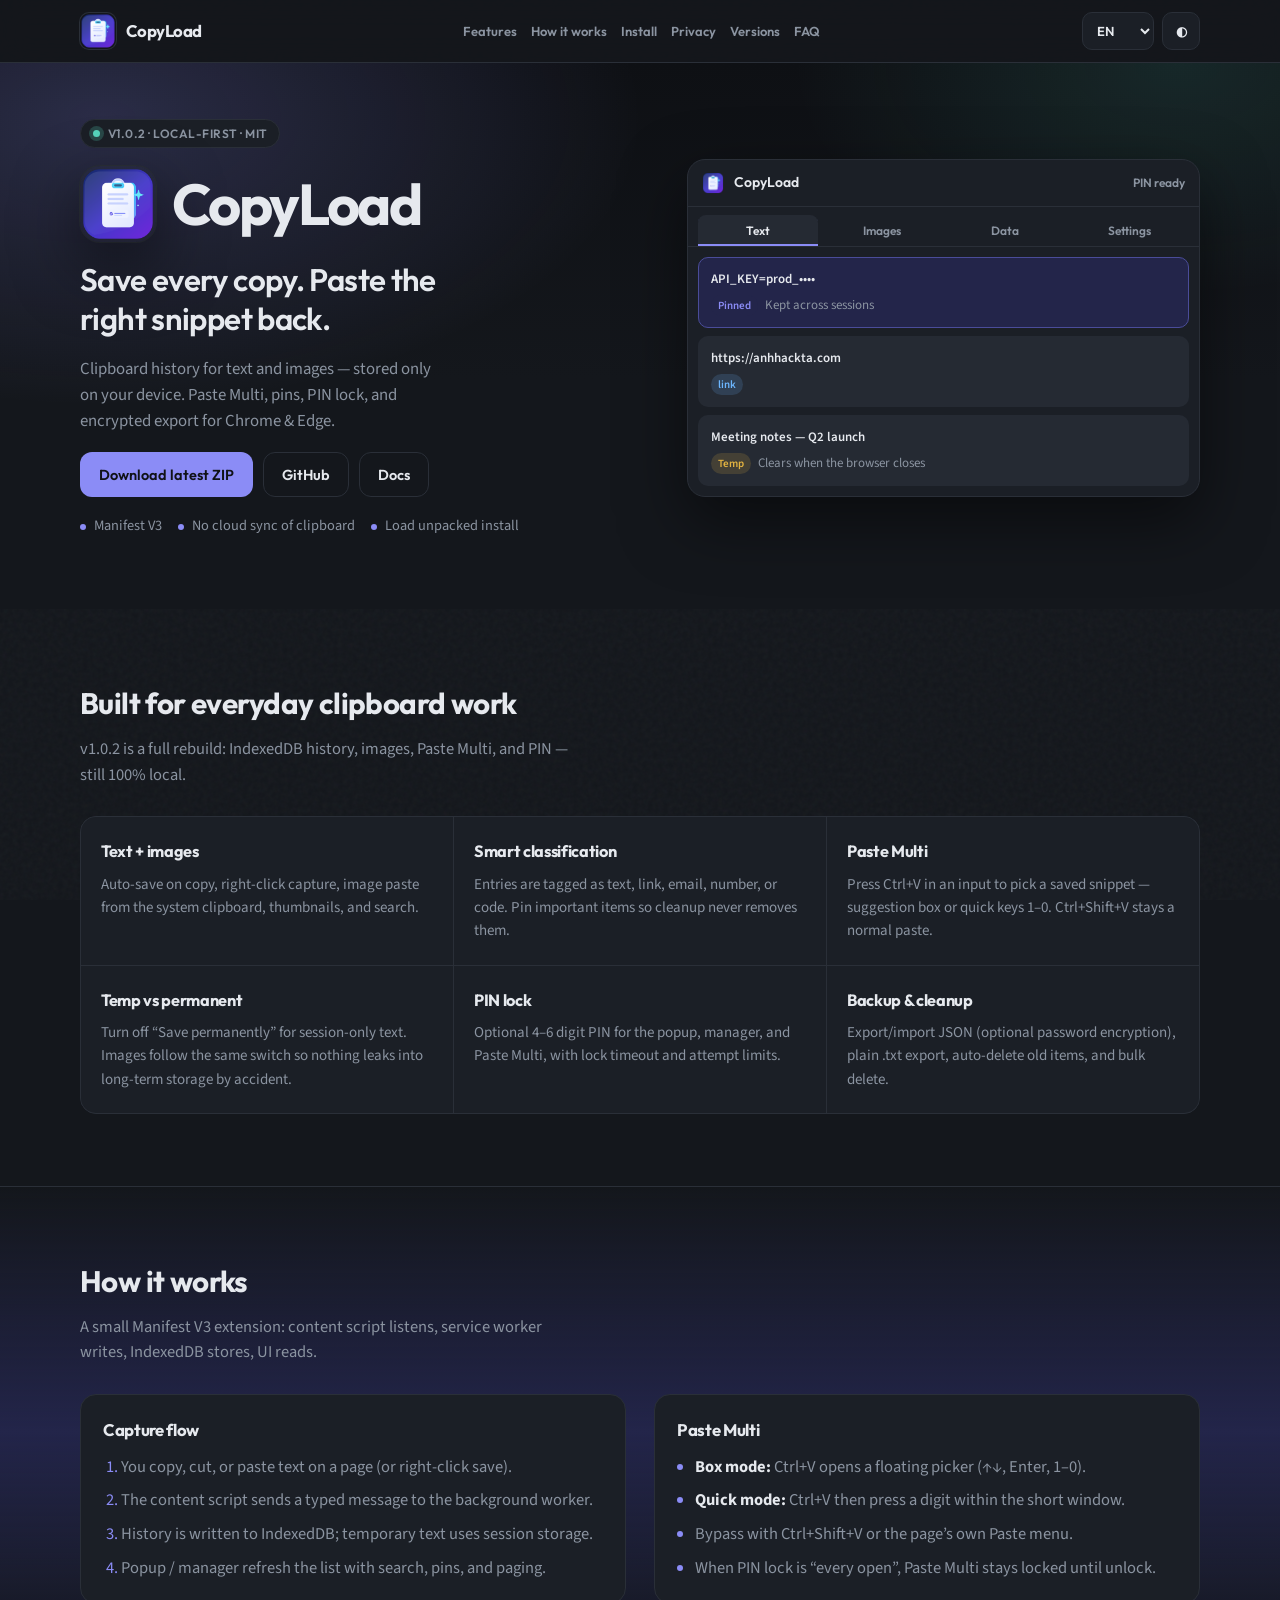
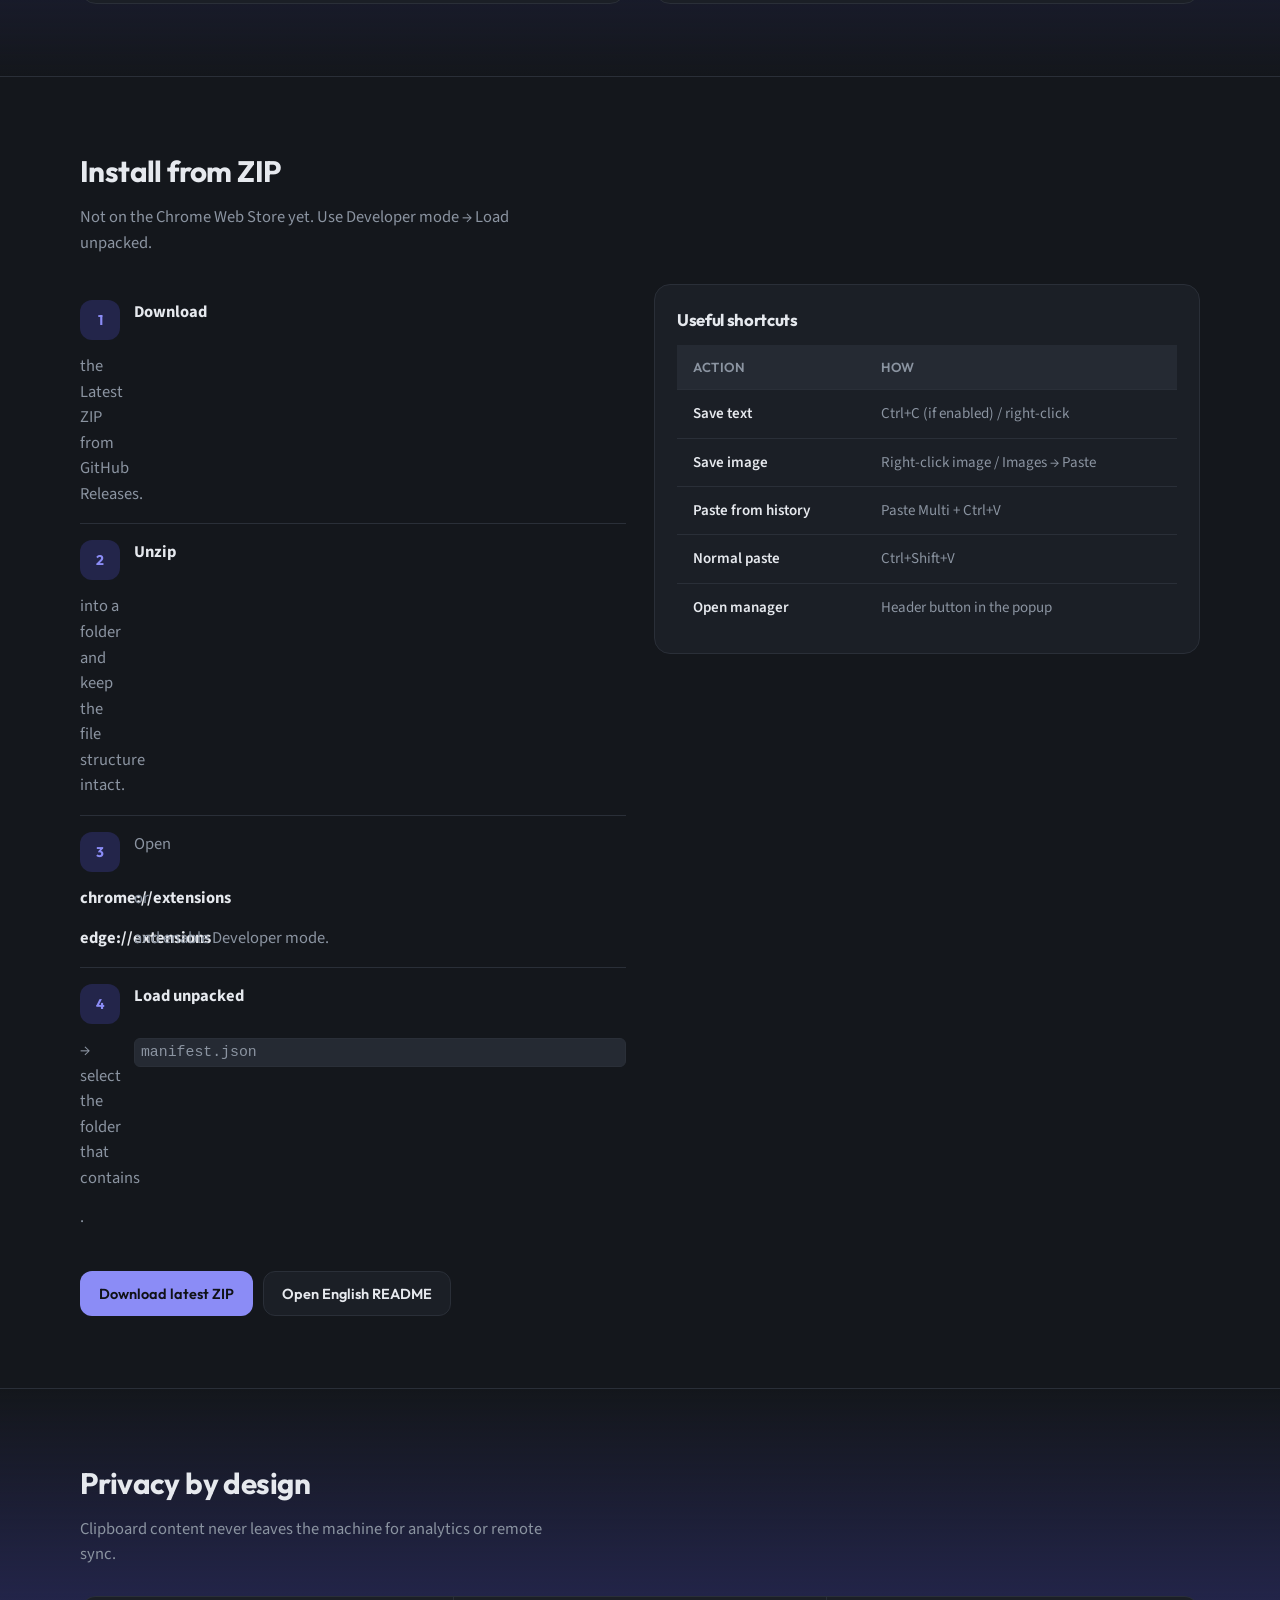
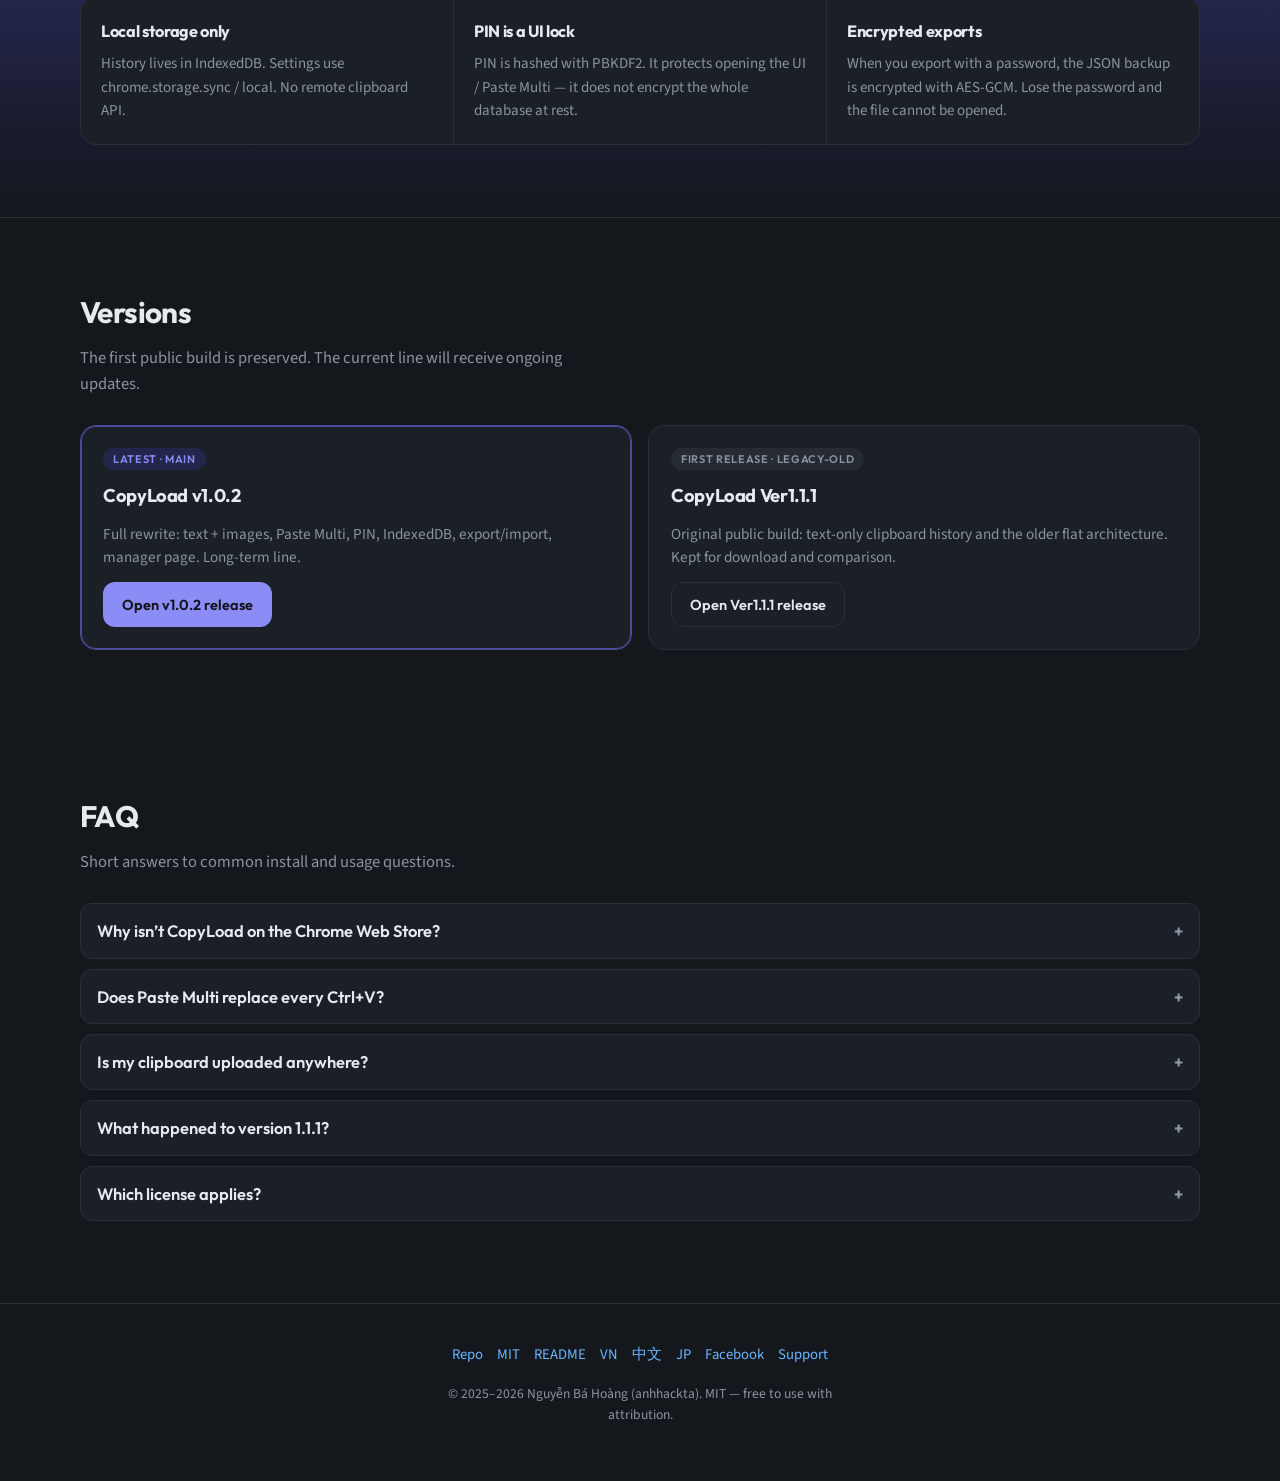
<file: index.html>
<!DOCTYPE html>
<html lang="en" data-theme="dark">
<head>
  <meta charset="UTF-8">
  <meta name="viewport" content="width=device-width, initial-scale=1">
  <title>CopyLoad — Clipboard history for Chrome &amp; Edge</title>
  <meta name="description" content="CopyLoad keeps text and image clipboard history on your device. Paste Multi, pin, PIN lock, export/import. Chrome &amp; Edge extension (Manifest V3).">
  <link rel="icon" href="icons/icon128.png">
  <link rel="canonical" href="https://anhhackta.github.io/CopyLoad-Extension/">
  <meta property="og:type" content="website">
  <meta property="og:title" content="CopyLoad — Clipboard history manager">
  <meta property="og:description" content="Local clipboard history for text &amp; images. Paste Multi, PIN lock, encrypted export. Chrome &amp; Edge.">
  <meta property="og:image" content="https://anhhackta.github.io/CopyLoad-Extension/icons/logo.png">
  <meta property="og:url" content="https://anhhackta.github.io/CopyLoad-Extension/">
  <meta name="twitter:card" content="summary">
  <meta name="theme-color" content="#14171c">
  <link rel="preconnect" href="https://fonts.googleapis.com">
  <link rel="preconnect" href="https://fonts.gstatic.com" crossorigin>
  <link href="https://fonts.googleapis.com/css2?family=Outfit:wght@500;600;700&family=Source+Sans+3:wght@400;500;600;700&display=swap" rel="stylesheet">
  <style>
    :root, :root[data-theme="dark"] {
      --bg: #14171c;
      --bg-deep: #0e1014;
      --surface: #1b1f26;
      --hover: #252a33;
      --border: #2a2f38;
      --text: #e6e9ee;
      --muted: #8b94a1;
      --accent: #8b8cf6;
      --accent-weak: #23254a;
      --accent-line: #4a4c99;
      --on-accent: #101217;
      --c-link: #6cb6ff;
      --c-email: #56d4bc;
      --c-warn: #e3b341;
      --danger: #f47067;
      --glow: rgba(139, 140, 246, 0.22);
      --glow2: rgba(86, 212, 188, 0.12);
      --shadow: 0 24px 64px rgba(0, 0, 0, 0.5);
      color-scheme: dark;
    }
    :root[data-theme="light"] {
      --bg: #f4f5f7;
      --bg-deep: #e8eaee;
      --surface: #ffffff;
      --hover: #eef0f3;
      --border: #e3e6ea;
      --text: #1b1f24;
      --muted: #636c76;
      --accent: #4f46e5;
      --accent-weak: #eceafd;
      --accent-line: #b9b5f3;
      --on-accent: #ffffff;
      --c-link: #0969da;
      --c-email: #0e8a7d;
      --c-warn: #9a6700;
      --danger: #cf222e;
      --glow: rgba(79, 70, 229, 0.14);
      --glow2: rgba(14, 138, 125, 0.1);
      --shadow: 0 24px 64px rgba(27, 31, 36, 0.12);
      color-scheme: light;
    }

    *, *::before, *::after { box-sizing: border-box; }
    html { scroll-behavior: smooth; }
    body {
      margin: 0;
      min-height: 100vh;
      font: 400 16.5px/1.55 "Source Sans 3", system-ui, sans-serif;
      background: var(--bg);
      color: var(--text);
      -webkit-font-smoothing: antialiased;
    }
    h1, h2, h3 { font-family: Outfit, system-ui, sans-serif; font-weight: 700; letter-spacing: -0.02em; margin: 0; }
    p { margin: 0; }
    a { color: var(--c-link); text-decoration: none; }
    a:hover { text-decoration: underline; }
    code {
      font-family: ui-monospace, "Cascadia Code", Consolas, monospace;
      font-size: 0.9em;
      padding: 0.12em 0.4em;
      border-radius: 6px;
      background: var(--hover);
      border: 1px solid var(--border);
    }
    :focus-visible { outline: 2px solid var(--accent); outline-offset: 2px; }

    .grain {
      pointer-events: none;
      position: fixed;
      inset: 0;
      z-index: 0;
      opacity: 0.035;
      background-image: url("data:image/svg+xml,%3Csvg viewBox='0 0 200 200' xmlns='http://www.w3.org/2000/svg'%3E%3Cfilter id='n'%3E%3CfeTurbulence type='fractalNoise' baseFrequency='0.9' numOctaves='3' stitchTiles='stitch'/%3E%3C/filter%3E%3Crect width='100%25' height='100%25' filter='url(%23n)'/%3E%3C/svg%3E");
    }
    .shell { position: relative; z-index: 1; }

    .wrap {
      width: min(1120px, calc(100% - 40px));
      margin-inline: auto;
    }

    /* Top bar */
    .top {
      position: sticky;
      top: 0;
      z-index: 40;
      backdrop-filter: blur(14px);
      background: color-mix(in srgb, var(--bg) 82%, transparent);
      background: rgba(20, 23, 28, 0.82);
      border-bottom: 1px solid var(--border);
    }
    :root[data-theme="light"] .top { background: rgba(244, 245, 247, 0.88); }
    .top-inner {
      display: flex;
      align-items: center;
      justify-content: space-between;
      gap: 16px;
      padding: 12px 0;
    }
    .brand {
      display: flex;
      align-items: center;
      gap: 10px;
      color: inherit;
      text-decoration: none;
      flex: none;
    }
    .brand:hover { text-decoration: none; }
    .brand img {
      width: 36px;
      height: 36px;
      border-radius: 9px;
      box-shadow: 0 0 0 1px var(--border);
    }
    .brand-name {
      font-family: Outfit, sans-serif;
      font-weight: 700;
      font-size: 1.05rem;
      letter-spacing: -0.03em;
    }
    .nav {
      display: flex;
      flex-wrap: wrap;
      gap: 4px 14px;
      justify-content: center;
    }
    .nav a {
      color: var(--muted);
      font: 600 13px Outfit, sans-serif;
      text-decoration: none;
    }
    .nav a:hover { color: var(--text); }
    .top-actions { display: flex; align-items: center; gap: 8px; flex: none; }
    .icon-btn, .lang-select {
      height: 38px;
      border-radius: 10px;
      border: 1px solid var(--border);
      background: var(--surface);
      color: var(--text);
      font: 600 13px Outfit, sans-serif;
      cursor: pointer;
      transition: background 0.15s, border-color 0.15s;
    }
    .icon-btn { width: 38px; }
    .lang-select { padding: 0 10px; min-width: 72px; }
    .icon-btn:hover, .lang-select:hover { background: var(--hover); border-color: var(--accent-line); }

    /* Hero */
    .hero {
      position: relative;
      isolation: isolate;
      padding: 56px 0 72px;
      overflow: hidden;
    }
    .hero-bg {
      position: absolute;
      inset: 0;
      z-index: -1;
      background:
        radial-gradient(900px 480px at 8% 10%, var(--glow), transparent 60%),
        radial-gradient(700px 420px at 92% 0%, var(--glow2), transparent 55%),
        linear-gradient(180deg, var(--bg-deep) 0%, var(--bg) 58%, var(--bg) 100%);
    }
    .hero-grid {
      display: grid;
      grid-template-columns: 1.05fr 0.95fr;
      gap: 40px;
      align-items: center;
    }
    .hero-copy { display: grid; gap: 18px; justify-items: start; }
    .eyebrow {
      display: inline-flex;
      align-items: center;
      gap: 8px;
      padding: 6px 12px;
      border-radius: 999px;
      border: 1px solid var(--border);
      background: var(--surface);
      color: var(--muted);
      font: 600 12px Outfit, sans-serif;
      letter-spacing: 0.04em;
      text-transform: uppercase;
      animation: rise 0.65s ease both;
    }
    .eyebrow i {
      width: 7px;
      height: 7px;
      border-radius: 50%;
      background: var(--c-email);
      box-shadow: 0 0 0 4px color-mix(in srgb, var(--c-email) 25%, transparent);
      box-shadow: 0 0 0 4px rgba(86, 212, 188, 0.22);
    }
    .hero-brand {
      display: flex;
      align-items: center;
      gap: 16px;
      animation: rise 0.65s 0.05s ease both;
    }
    .hero-brand img {
      width: 76px;
      height: 76px;
      border-radius: 20px;
      box-shadow: var(--shadow), 0 0 0 1px var(--border);
    }
    .hero-brand strong {
      display: block;
      font-family: Outfit, sans-serif;
      font-size: clamp(2.4rem, 5.5vw, 3.6rem);
      font-weight: 700;
      letter-spacing: -0.045em;
      line-height: 0.95;
    }
    .hero h1 {
      max-width: 18ch;
      font-size: clamp(1.45rem, 2.8vw, 1.95rem);
      line-height: 1.25;
      font-weight: 600;
      animation: rise 0.65s 0.1s ease both;
    }
    .lead {
      max-width: 46ch;
      color: var(--muted);
      font-size: 1.05rem;
      animation: rise 0.65s 0.14s ease both;
    }
    .cta {
      display: flex;
      flex-wrap: wrap;
      gap: 10px;
      animation: rise 0.65s 0.18s ease both;
    }
    .meta-row {
      display: flex;
      flex-wrap: wrap;
      gap: 10px 16px;
      color: var(--muted);
      font-size: 0.9rem;
      animation: rise 0.65s 0.22s ease both;
    }
    .meta-row span::before {
      content: "";
      display: inline-block;
      width: 6px;
      height: 6px;
      margin-right: 8px;
      border-radius: 50%;
      background: var(--accent);
      vertical-align: middle;
    }

    .btn {
      display: inline-flex;
      align-items: center;
      justify-content: center;
      gap: 8px;
      padding: 12px 18px;
      border-radius: 12px;
      border: 1px solid var(--border);
      background: var(--surface);
      color: var(--text);
      font: 600 14.5px Outfit, sans-serif;
      text-decoration: none;
      cursor: pointer;
      transition: transform 0.15s, background 0.15s, border-color 0.15s, filter 0.15s;
    }
    .btn:hover { transform: translateY(-1px); text-decoration: none; background: var(--hover); }
    .btn:active { transform: none; }
    .btn-primary {
      background: var(--accent);
      color: var(--on-accent);
      border-color: transparent;
    }
    .btn-primary:hover { filter: brightness(1.06); background: var(--accent); }
    .btn-ghost { background: transparent; }

    /* Mock UI */
    .mock-wrap { animation: rise 0.75s 0.16s ease both; }
    .mock {
      border-radius: 18px;
      border: 1px solid var(--border);
      background: var(--surface);
      box-shadow: var(--shadow);
      overflow: hidden;
    }
    .mock-bar {
      display: flex;
      align-items: center;
      justify-content: space-between;
      gap: 10px;
      padding: 12px 14px;
      border-bottom: 1px solid var(--border);
      font-family: Outfit, sans-serif;
      font-weight: 600;
      font-size: 14px;
    }
    .mock-bar-left { display: flex; align-items: center; gap: 10px; }
    .mock-bar img { width: 22px; height: 22px; border-radius: 6px; }
    .mock-tabs {
      display: flex;
      gap: 4px;
      padding: 8px 10px 0;
      border-bottom: 1px solid var(--border);
    }
    .mock-tab {
      flex: 1;
      text-align: center;
      padding: 8px 6px;
      border-radius: 8px 8px 0 0;
      font: 600 12px Outfit, sans-serif;
      color: var(--muted);
    }
    .mock-tab.on {
      color: var(--text);
      background: var(--hover);
      box-shadow: inset 0 -2px 0 var(--accent);
    }
    .mock-list { padding: 10px; display: grid; gap: 8px; }
    .mock-item {
      padding: 11px 12px;
      border-radius: 10px;
      background: var(--hover);
      border: 1px solid transparent;
      font-size: 13px;
      color: var(--muted);
    }
    .mock-item strong { display: block; color: var(--text); font-weight: 600; margin-bottom: 2px; word-break: break-all; }
    .mock-item.pin { border-color: var(--accent-line); background: var(--accent-weak); }
    .chip {
      display: inline-block;
      margin-top: 4px;
      margin-right: 4px;
      padding: 2px 7px;
      border-radius: 999px;
      font-size: 11px;
      font-weight: 600;
      background: rgba(108, 182, 255, 0.16);
      color: var(--c-link);
    }
    .chip.pin-chip { background: var(--accent-weak); color: var(--accent); }
    .chip.temp { background: rgba(227, 179, 65, 0.16); color: var(--c-warn); }

    @keyframes rise {
      from { opacity: 0; transform: translateY(16px); }
      to { opacity: 1; transform: none; }
    }

    /* Sections */
    section.block { padding: 72px 0; }
    section.block h2 {
      font-size: clamp(1.45rem, 2.6vw, 1.85rem);
      margin-bottom: 10px;
    }
    .sub {
      color: var(--muted);
      max-width: 62ch;
      margin-bottom: 28px;
    }
    .band {
      border-block: 1px solid var(--border);
      background: linear-gradient(180deg, transparent, var(--accent-weak), transparent);
    }

    .features {
      display: grid;
      grid-template-columns: repeat(3, 1fr);
      gap: 1px;
      background: var(--border);
      border: 1px solid var(--border);
      border-radius: 16px;
      overflow: hidden;
    }
    .feat {
      background: var(--surface);
      padding: 22px 20px;
      min-height: 140px;
    }
    .feat h3 { font-size: 1.02rem; margin-bottom: 8px; }
    .feat p { color: var(--muted); font-size: 0.94rem; }

    .split {
      display: grid;
      grid-template-columns: 1fr 1fr;
      gap: 28px;
      align-items: start;
    }
    .panel {
      border: 1px solid var(--border);
      border-radius: 16px;
      background: var(--surface);
      padding: 22px;
    }
    .panel h3 { font-size: 1.05rem; margin-bottom: 12px; }
    .panel ul, .panel ol {
      margin: 0;
      padding-left: 1.15rem;
      color: var(--muted);
      display: grid;
      gap: 8px;
    }
    .panel li::marker { color: var(--accent); }
    .panel strong { color: var(--text); }

    .steps {
      margin: 0;
      padding: 0;
      list-style: none;
      display: grid;
      gap: 0;
      counter-reset: step;
    }
    .steps li {
      display: grid;
      grid-template-columns: 40px 1fr;
      gap: 14px;
      align-items: start;
      padding: 16px 0;
      border-bottom: 1px solid var(--border);
      color: var(--muted);
    }
    .steps li:last-child { border-bottom: 0; }
    .steps li::before {
      counter-increment: step;
      content: counter(step);
      width: 40px;
      height: 40px;
      border-radius: 12px;
      display: grid;
      place-items: center;
      background: var(--accent-weak);
      color: var(--accent);
      font: 700 14px Outfit, sans-serif;
    }
    .steps strong { color: var(--text); }

    .table-wrap {
      overflow-x: auto;
      border: 1px solid var(--border);
      border-radius: 16px;
      background: var(--surface);
    }
    table {
      width: 100%;
      border-collapse: collapse;
      font-size: 0.94rem;
    }
    th, td {
      text-align: left;
      padding: 12px 16px;
      border-bottom: 1px solid var(--border);
      vertical-align: top;
    }
    th {
      font-family: Outfit, sans-serif;
      font-weight: 600;
      font-size: 0.82rem;
      letter-spacing: 0.04em;
      text-transform: uppercase;
      color: var(--muted);
      background: var(--hover);
    }
    tr:last-child td { border-bottom: 0; }
    td:first-child { color: var(--text); font-weight: 600; white-space: nowrap; }
    td { color: var(--muted); }

    .faq details {
      border: 1px solid var(--border);
      border-radius: 12px;
      background: var(--surface);
      padding: 14px 16px;
      margin-bottom: 10px;
    }
    .faq summary {
      cursor: pointer;
      font-family: Outfit, sans-serif;
      font-weight: 600;
      list-style: none;
    }
    .faq summary::-webkit-details-marker { display: none; }
    .faq summary::after {
      content: "+";
      float: right;
      color: var(--muted);
      font-weight: 700;
    }
    .faq details[open] summary::after { content: "–"; }
    .faq p { margin-top: 10px; color: var(--muted); font-size: 0.95rem; }

    .version-cards {
      display: grid;
      grid-template-columns: 1fr 1fr;
      gap: 16px;
    }
    .vcard {
      border: 1px solid var(--border);
      border-radius: 16px;
      background: var(--surface);
      padding: 22px;
      display: grid;
      gap: 12px;
    }
    .vcard.current { border-color: var(--accent-line); box-shadow: inset 0 0 0 1px var(--accent-line); }
    .vcard .tag {
      display: inline-flex;
      width: fit-content;
      padding: 4px 10px;
      border-radius: 999px;
      font: 600 11px Outfit, sans-serif;
      letter-spacing: 0.06em;
      text-transform: uppercase;
      background: var(--accent-weak);
      color: var(--accent);
    }
    .vcard.legacy .tag {
      background: var(--hover);
      color: var(--muted);
    }
    .vcard h3 { font-size: 1.15rem; }
    .vcard p { color: var(--muted); font-size: 0.95rem; }

    footer {
      padding: 40px 0 56px;
      color: var(--muted);
      font-size: 0.92rem;
      border-top: 1px solid var(--border);
    }
    .foot-grid {
      display: grid;
      gap: 16px;
      justify-items: center;
      text-align: center;
    }
    footer nav { display: flex; flex-wrap: wrap; gap: 14px; justify-content: center; }
    footer .copy { font-size: 0.85rem; max-width: 60ch; }

    @media (max-width: 900px) {
      .hero-grid, .split, .version-cards, .features { grid-template-columns: 1fr; }
      .features { border-radius: 14px; }
      .nav { display: none; }
      .hero { padding-top: 36px; }
    }
    @media (max-width: 560px) {
      .wrap { width: calc(100% - 28px); }
      .hero-brand img { width: 58px; height: 58px; border-radius: 14px; }
      .meta-row { font-size: 0.84rem; }
    }
    @media (prefers-reduced-motion: reduce) {
      *, *::before, *::after { animation: none !important; transition: none !important; }
    }
  </style>
</head>
<body>
  <div class="grain" aria-hidden="true"></div>
  <div class="shell">
    <header class="top">
      <div class="wrap top-inner">
        <a class="brand" href="#top">
          <img src="icons/icon48.png" width="36" height="36" alt="">
          <span class="brand-name">CopyLoad</span>
        </a>
        <nav class="nav" aria-label="Page">
          <a href="#features" data-i18n="nav_features">Features</a>
          <a href="#how" data-i18n="nav_how">How it works</a>
          <a href="#install" data-i18n="nav_install">Install</a>
          <a href="#privacy" data-i18n="nav_privacy">Privacy</a>
          <a href="#versions" data-i18n="nav_versions">Versions</a>
          <a href="#faq" data-i18n="nav_faq">FAQ</a>
        </nav>
        <div class="top-actions">
          <label class="visually-hidden" for="langSelect" style="position:absolute;width:1px;height:1px;overflow:hidden;clip:rect(0,0,0,0)">Language</label>
          <select id="langSelect" class="lang-select" aria-label="Language">
            <option value="en">EN</option>
            <option value="vi">VN</option>
            <option value="zh">中文</option>
            <option value="ja">JP</option>
          </select>
          <button type="button" class="icon-btn" id="btnTheme" title="Toggle theme" aria-label="Toggle theme">◐</button>
        </div>
      </div>
    </header>

    <main id="top">
      <section class="hero">
        <div class="hero-bg" aria-hidden="true"></div>
        <div class="wrap hero-grid">
          <div class="hero-copy">
            <div class="eyebrow"><i aria-hidden="true"></i><span data-i18n="eyebrow">v1.0.2 · Local-first · MIT</span></div>
            <div class="hero-brand">
              <img src="icons/logo.png" width="76" height="76" alt="CopyLoad">
              <strong>CopyLoad</strong>
            </div>
            <h1 data-i18n="title">Save every copy. Paste the right snippet back.</h1>
            <p class="lead" data-i18n="lead">Clipboard history for text and images — stored only on your device. Paste Multi, pins, PIN lock, and encrypted export for Chrome &amp; Edge.</p>
            <div class="cta">
              <a class="btn btn-primary" href="https://github.com/anhhackta/CopyLoad-Extension/releases/latest" target="_blank" rel="noopener">
                <span data-i18n="download">Download latest ZIP</span>
              </a>
              <a class="btn btn-ghost" href="https://github.com/anhhackta/CopyLoad-Extension" target="_blank" rel="noopener">GitHub</a>
              <a class="btn btn-ghost" href="README.md" data-i18n="docs">Docs</a>
            </div>
            <div class="meta-row">
              <span data-i18n="meta1">Manifest V3</span>
              <span data-i18n="meta2">No cloud sync of clipboard</span>
              <span data-i18n="meta3">Load unpacked install</span>
            </div>
          </div>

          <div class="mock-wrap" aria-hidden="true">
            <div class="mock">
              <div class="mock-bar">
                <div class="mock-bar-left">
                  <img src="icons/icon48.png" width="22" height="22" alt="">
                  CopyLoad
                </div>
                <span style="font-size:12px;color:var(--muted)" data-i18n="mock_lock">PIN ready</span>
              </div>
              <div class="mock-tabs">
                <div class="mock-tab on" data-i18n="mock_tab_text">Text</div>
                <div class="mock-tab" data-i18n="mock_tab_img">Images</div>
                <div class="mock-tab" data-i18n="mock_tab_data">Data</div>
                <div class="mock-tab" data-i18n="mock_tab_settings">Settings</div>
              </div>
              <div class="mock-list">
                <div class="mock-item pin">
                  <strong data-i18n="mock_i1t">API_KEY=prod_••••</strong>
                  <span class="chip pin-chip" data-i18n="mock_pinned">Pinned</span>
                  <span data-i18n="mock_i1d">Kept across sessions</span>
                </div>
                <div class="mock-item">
                  <strong>https://anhhackta.com</strong>
                  <span class="chip">link</span>
                </div>
                <div class="mock-item">
                  <strong data-i18n="mock_i3t">Meeting notes — Q2 launch</strong>
                  <span class="chip temp" data-i18n="mock_temp">Temp</span>
                  <span data-i18n="mock_i3d">Clears when the browser closes</span>
                </div>
              </div>
            </div>
          </div>
        </div>
      </section>

      <section class="block" id="features">
        <div class="wrap">
          <h2 data-i18n="feat_title">Built for everyday clipboard work</h2>
          <p class="sub" data-i18n="feat_sub">v1.0.2 is a full rebuild: IndexedDB history, images, Paste Multi, and PIN — still 100% local.</p>
          <div class="features">
            <article class="feat">
              <h3 data-i18n="f1t">Text + images</h3>
              <p data-i18n="f1d">Auto-save on copy, right-click capture, image paste from the system clipboard, thumbnails, and search.</p>
            </article>
            <article class="feat">
              <h3 data-i18n="f2t">Smart classification</h3>
              <p data-i18n="f2d">Entries are tagged as text, link, email, number, or code. Pin important items so cleanup never removes them.</p>
            </article>
            <article class="feat">
              <h3 data-i18n="f3t">Paste Multi</h3>
              <p data-i18n="f3d">Press Ctrl+V in an input to pick a saved snippet — suggestion box or quick keys 1–0. Ctrl+Shift+V stays a normal paste.</p>
            </article>
            <article class="feat">
              <h3 data-i18n="f4t">Temp vs permanent</h3>
              <p data-i18n="f4d">Turn off “Save permanently” for session-only text. Images follow the same switch so nothing leaks into long-term storage by accident.</p>
            </article>
            <article class="feat">
              <h3 data-i18n="f5t">PIN lock</h3>
              <p data-i18n="f5d">Optional 4–6 digit PIN for the popup, manager, and Paste Multi, with lock timeout and attempt limits.</p>
            </article>
            <article class="feat">
              <h3 data-i18n="f6t">Backup &amp; cleanup</h3>
              <p data-i18n="f6d">Export/import JSON (optional password encryption), plain .txt export, auto-delete old items, and bulk delete.</p>
            </article>
          </div>
        </div>
      </section>

      <div class="band">
        <section class="block" id="how">
          <div class="wrap">
            <h2 data-i18n="how_title">How it works</h2>
            <p class="sub" data-i18n="how_sub">A small Manifest V3 extension: content script listens, service worker writes, IndexedDB stores, UI reads.</p>
            <div class="split">
              <div class="panel">
                <h3 data-i18n="how_cap_title">Capture flow</h3>
                <ol>
                  <li data-i18n="how_c1">You copy, cut, or paste text on a page (or right-click save).</li>
                  <li data-i18n="how_c2">The content script sends a typed message to the background worker.</li>
                  <li data-i18n="how_c3">History is written to IndexedDB; temporary text uses session storage.</li>
                  <li data-i18n="how_c4">Popup / manager refresh the list with search, pins, and paging.</li>
                </ol>
              </div>
              <div class="panel">
                <h3 data-i18n="how_paste_title">Paste Multi</h3>
                <ul>
                  <li data-i18n="how_p1"><strong>Box mode:</strong> Ctrl+V opens a floating picker (↑↓, Enter, 1–0).</li>
                  <li data-i18n="how_p2"><strong>Quick mode:</strong> Ctrl+V then press a digit within the short window.</li>
                  <li data-i18n="how_p3">Bypass with Ctrl+Shift+V or the page’s own Paste menu.</li>
                  <li data-i18n="how_p4">When PIN lock is “every open”, Paste Multi stays locked until unlock.</li>
                </ul>
              </div>
            </div>
          </div>
        </section>
      </div>

      <section class="block" id="install">
        <div class="wrap">
          <h2 data-i18n="install_title">Install from ZIP</h2>
          <p class="sub" data-i18n="install_sub">Not on the Chrome Web Store yet. Use Developer mode → Load unpacked.</p>
          <div class="split">
            <ol class="steps">
              <li data-i18n-html="s1"><strong>Download</strong> the Latest ZIP from GitHub Releases.</li>
              <li data-i18n-html="s2"><strong>Unzip</strong> into a folder and keep the file structure intact.</li>
              <li data-i18n-html="s3">Open <strong>chrome://extensions</strong> or <strong>edge://extensions</strong> and enable Developer mode.</li>
              <li data-i18n-html="s4"><strong>Load unpacked</strong> → select the folder that contains <code>manifest.json</code>.</li>
            </ol>
            <div class="panel">
              <h3 data-i18n="shortcuts_title">Useful shortcuts</h3>
              <div class="table-wrap" style="border:0;border-radius:0;background:transparent">
                <table>
                  <thead>
                    <tr><th data-i18n="th_action">Action</th><th data-i18n="th_how">How</th></tr>
                  </thead>
                  <tbody>
                    <tr><td data-i18n="sc1a">Save text</td><td data-i18n="sc1b">Ctrl+C (if enabled) / right-click</td></tr>
                    <tr><td data-i18n="sc2a">Save image</td><td data-i18n="sc2b">Right-click image / Images → Paste</td></tr>
                    <tr><td data-i18n="sc3a">Paste from history</td><td data-i18n="sc3b">Paste Multi + Ctrl+V</td></tr>
                    <tr><td data-i18n="sc4a">Normal paste</td><td data-i18n="sc4b">Ctrl+Shift+V</td></tr>
                    <tr><td data-i18n="sc5a">Open manager</td><td data-i18n="sc5b">Header button in the popup</td></tr>
                  </tbody>
                </table>
              </div>
            </div>
          </div>
          <div class="cta" style="margin-top:24px">
            <a class="btn btn-primary" href="https://github.com/anhhackta/CopyLoad-Extension/releases/latest" target="_blank" rel="noopener" data-i18n="download">Download latest ZIP</a>
            <a class="btn" href="README.md" data-i18n="readme_link">Open English README</a>
          </div>
        </div>
      </section>

      <section class="block band" id="privacy">
        <div class="wrap">
          <h2 data-i18n="privacy_title">Privacy by design</h2>
          <p class="sub" data-i18n="privacy_sub">Clipboard content never leaves the machine for analytics or remote sync.</p>
          <div class="features">
            <article class="feat">
              <h3 data-i18n="pr1t">Local storage only</h3>
              <p data-i18n="pr1d">History lives in IndexedDB. Settings use chrome.storage.sync / local. No remote clipboard API.</p>
            </article>
            <article class="feat">
              <h3 data-i18n="pr2t">PIN is a UI lock</h3>
              <p data-i18n="pr2d">PIN is hashed with PBKDF2. It protects opening the UI / Paste Multi — it does not encrypt the whole database at rest.</p>
            </article>
            <article class="feat">
              <h3 data-i18n="pr3t">Encrypted exports</h3>
              <p data-i18n="pr3d">When you export with a password, the JSON backup is encrypted with AES-GCM. Lose the password and the file cannot be opened.</p>
            </article>
          </div>
        </div>
      </section>

      <section class="block" id="versions">
        <div class="wrap">
          <h2 data-i18n="ver_title">Versions</h2>
          <p class="sub" data-i18n="ver_sub">The first public build is preserved. The current line will receive ongoing updates.</p>
          <div class="version-cards">
            <article class="vcard current">
              <span class="tag" data-i18n="ver_latest_tag">Latest · main</span>
              <h3>CopyLoad v1.0.2</h3>
              <p data-i18n="ver_latest_body">Full rewrite: text + images, Paste Multi, PIN, IndexedDB, export/import, manager page. Long-term line.</p>
              <div class="cta">
                <a class="btn btn-primary" href="https://github.com/anhhackta/CopyLoad-Extension/releases/tag/v1.0.2" target="_blank" rel="noopener" data-i18n="ver_latest_btn">Open v1.0.2 release</a>
              </div>
            </article>
            <article class="vcard legacy">
              <span class="tag" data-i18n="ver_legacy_tag">First release · legacy-old</span>
              <h3>CopyLoad Ver1.1.1</h3>
              <p data-i18n="ver_legacy_body">Original public build: text-only clipboard history and the older flat architecture. Kept for download and comparison.</p>
              <div class="cta">
                <a class="btn" href="https://github.com/anhhackta/CopyLoad-Extension/releases/tag/Ver1.1.1" target="_blank" rel="noopener" data-i18n="ver_legacy_btn">Open Ver1.1.1 release</a>
              </div>
            </article>
          </div>
        </div>
      </section>

      <section class="block" id="faq">
        <div class="wrap">
          <h2 data-i18n="faq_title">FAQ</h2>
          <p class="sub" data-i18n="faq_sub">Short answers to common install and usage questions.</p>
          <div class="faq">
            <details>
              <summary data-i18n="q1">Why isn’t CopyLoad on the Chrome Web Store?</summary>
              <p data-i18n="a1">The current distribution path is GitHub Releases + Load unpacked. Store publishing may come later; the ZIP path stays supported.</p>
            </details>
            <details>
              <summary data-i18n="q2">Does Paste Multi replace every Ctrl+V?</summary>
              <p data-i18n="a2">Only when Paste Multi is enabled and focus is in an editable field. Use Ctrl+Shift+V or the page Paste menu for a normal paste.</p>
            </details>
            <details>
              <summary data-i18n="q3">Is my clipboard uploaded anywhere?</summary>
              <p data-i18n="a3">No. History stays on the device. The landing page and docs may load fonts from Google Fonts; the extension itself does not send clipboard data to the network.</p>
            </details>
            <details>
              <summary data-i18n="q4">What happened to version 1.1.1?</summary>
              <p data-i18n="a4">It remains available as the first public release (tag Ver1.1.1, branch legacy-old). It is no longer marked Latest — use v1.0.2 for the current product.</p>
            </details>
            <details>
              <summary data-i18n="q5">Which license applies?</summary>
              <p data-i18n="a5">MIT. You may use, modify, and redistribute CopyLoad if you keep the copyright notice and credit the author.</p>
            </details>
          </div>
        </div>
      </section>
    </main>

    <footer>
      <div class="wrap foot-grid">
        <nav>
          <a href="https://github.com/anhhackta/CopyLoad-Extension" target="_blank" rel="noopener">Repo</a>
          <a href="https://github.com/anhhackta/CopyLoad-Extension/blob/main/LICENSE" target="_blank" rel="noopener">MIT</a>
          <a href="README.md">README</a>
          <a href="README_VN.md">VN</a>
          <a href="README_ZH.md">中文</a>
          <a href="README_JP.md">JP</a>
          <a href="https://facebook.com/anhhackta.official" target="_blank" rel="noopener">Facebook</a>
          <a href="https://www.buymeacoffee.com/anhhackta" target="_blank" rel="noopener" data-i18n="donate">Support</a>
        </nav>
        <p class="copy" data-i18n="copy">© 2025–2026 Nguyễn Bá Hoàng (anhhackta). MIT — free to use with attribution.</p>
      </div>
    </footer>
  </div>

  <script>
    const LANGS = ["en", "vi", "zh", "ja"];
    const dict = {
      en: {
        nav_features: "Features", nav_how: "How it works", nav_install: "Install",
        nav_privacy: "Privacy", nav_versions: "Versions", nav_faq: "FAQ",
        eyebrow: "v1.0.2 · Local-first · MIT",
        title: "Save every copy. Paste the right snippet back.",
        lead: "Clipboard history for text and images — stored only on your device. Paste Multi, pins, PIN lock, and encrypted export for Chrome & Edge.",
        download: "Download latest ZIP", docs: "Docs",
        meta1: "Manifest V3", meta2: "No cloud sync of clipboard", meta3: "Load unpacked install",
        mock_lock: "PIN ready", mock_tab_text: "Text", mock_tab_img: "Images",
        mock_tab_data: "Data", mock_tab_settings: "Settings",
        mock_i1t: "API_KEY=prod_••••", mock_pinned: "Pinned", mock_i1d: "Kept across sessions",
        mock_i3t: "Meeting notes — Q2 launch", mock_temp: "Temp", mock_i3d: "Clears when the browser closes",
        feat_title: "Built for everyday clipboard work",
        feat_sub: "v1.0.2 is a full rebuild: IndexedDB history, images, Paste Multi, and PIN — still 100% local.",
        f1t: "Text + images", f1d: "Auto-save on copy, right-click capture, image paste from the system clipboard, thumbnails, and search.",
        f2t: "Smart classification", f2d: "Entries are tagged as text, link, email, number, or code. Pin important items so cleanup never removes them.",
        f3t: "Paste Multi", f3d: "Press Ctrl+V in an input to pick a saved snippet — suggestion box or quick keys 1–0. Ctrl+Shift+V stays a normal paste.",
        f4t: "Temp vs permanent", f4d: "Turn off “Save permanently” for session-only text. Images follow the same switch so nothing leaks into long-term storage by accident.",
        f5t: "PIN lock", f5d: "Optional 4–6 digit PIN for the popup, manager, and Paste Multi, with lock timeout and attempt limits.",
        f6t: "Backup & cleanup", f6d: "Export/import JSON (optional password encryption), plain .txt export, auto-delete old items, and bulk delete.",
        how_title: "How it works",
        how_sub: "A small Manifest V3 extension: content script listens, service worker writes, IndexedDB stores, UI reads.",
        how_cap_title: "Capture flow",
        how_c1: "You copy, cut, or paste text on a page (or right-click save).",
        how_c2: "The content script sends a typed message to the background worker.",
        how_c3: "History is written to IndexedDB; temporary text uses session storage.",
        how_c4: "Popup / manager refresh the list with search, pins, and paging.",
        how_paste_title: "Paste Multi",
        how_p1: "<strong>Box mode:</strong> Ctrl+V opens a floating picker (↑↓, Enter, 1–0).",
        how_p2: "<strong>Quick mode:</strong> Ctrl+V then press a digit within the short window.",
        how_p3: "Bypass with Ctrl+Shift+V or the page’s own Paste menu.",
        how_p4: "When PIN lock is “every open”, Paste Multi stays locked until unlock.",
        install_title: "Install from ZIP",
        install_sub: "Not on the Chrome Web Store yet. Use Developer mode → Load unpacked.",
        s1: "<strong>Download</strong> the Latest ZIP from GitHub Releases.",
        s2: "<strong>Unzip</strong> into a folder and keep the file structure intact.",
        s3: "Open <strong>chrome://extensions</strong> or <strong>edge://extensions</strong> and enable Developer mode.",
        s4: "<strong>Load unpacked</strong> → select the folder that contains <code>manifest.json</code>.",
        shortcuts_title: "Useful shortcuts",
        th_action: "Action", th_how: "How",
        sc1a: "Save text", sc1b: "Ctrl+C (if enabled) / right-click",
        sc2a: "Save image", sc2b: "Right-click image / Images → Paste",
        sc3a: "Paste from history", sc3b: "Paste Multi + Ctrl+V",
        sc4a: "Normal paste", sc4b: "Ctrl+Shift+V",
        sc5a: "Open manager", sc5b: "Header button in the popup",
        readme_link: "Open English README",
        privacy_title: "Privacy by design",
        privacy_sub: "Clipboard content never leaves the machine for analytics or remote sync.",
        pr1t: "Local storage only", pr1d: "History lives in IndexedDB. Settings use chrome.storage.sync / local. No remote clipboard API.",
        pr2t: "PIN is a UI lock", pr2d: "PIN is hashed with PBKDF2. It protects opening the UI / Paste Multi — it does not encrypt the whole database at rest.",
        pr3t: "Encrypted exports", pr3d: "When you export with a password, the JSON backup is encrypted with AES-GCM. Lose the password and the file cannot be opened.",
        ver_title: "Versions",
        ver_sub: "The first public build is preserved. The current line will receive ongoing updates.",
        ver_latest_tag: "Latest · main",
        ver_latest_body: "Full rewrite: text + images, Paste Multi, PIN, IndexedDB, export/import, manager page. Long-term line.",
        ver_latest_btn: "Open v1.0.2 release",
        ver_legacy_tag: "First release · legacy-old",
        ver_legacy_body: "Original public build: text-only clipboard history and the older flat architecture. Kept for download and comparison.",
        ver_legacy_btn: "Open Ver1.1.1 release",
        faq_title: "FAQ", faq_sub: "Short answers to common install and usage questions.",
        q1: "Why isn’t CopyLoad on the Chrome Web Store?",
        a1: "The current distribution path is GitHub Releases + Load unpacked. Store publishing may come later; the ZIP path stays supported.",
        q2: "Does Paste Multi replace every Ctrl+V?",
        a2: "Only when Paste Multi is enabled and focus is in an editable field. Use Ctrl+Shift+V or the page Paste menu for a normal paste.",
        q3: "Is my clipboard uploaded anywhere?",
        a3: "No. History stays on the device. The landing page may load fonts from Google Fonts; the extension itself does not send clipboard data to the network.",
        q4: "What happened to version 1.1.1?",
        a4: "It remains available as the first public release (tag Ver1.1.1, branch legacy-old). It is no longer marked Latest — use v1.0.2 for the current product.",
        q5: "Which license applies?",
        a5: "MIT. You may use, modify, and redistribute CopyLoad if you keep the copyright notice and credit the author.",
        donate: "Support",
        copy: "© 2025–2026 Nguyễn Bá Hoàng (anhhackta). MIT — free to use with attribution."
      },
      vi: {
        nav_features: "Tính năng", nav_how: "Cách hoạt động", nav_install: "Cài đặt",
        nav_privacy: "Riêng tư", nav_versions: "Phiên bản", nav_faq: "FAQ",
        eyebrow: "v1.0.2 · Local-first · MIT",
        title: "Lưu mỗi lần copy. Dán lại đúng đoạn cần.",
        lead: "Lịch sử clipboard cho văn bản và ảnh — chỉ lưu trên máy. Paste Multi, ghim, PIN lock và xuất mã hóa cho Chrome & Edge.",
        download: "Tải ZIP mới nhất", docs: "Tài liệu",
        meta1: "Manifest V3", meta2: "Không đồng bộ clipboard lên mây", meta3: "Cài bằng Load unpacked",
        mock_lock: "Sẵn sàng PIN", mock_tab_text: "Văn bản", mock_tab_img: "Ảnh",
        mock_tab_data: "Dữ liệu", mock_tab_settings: "Cài đặt",
        mock_i1t: "API_KEY=prod_••••", mock_pinned: "Đã ghim", mock_i1d: "Giữ qua các phiên",
        mock_i3t: "Ghi chú họp — ra mắt Q2", mock_temp: "Tạm", mock_i3d: "Mất khi đóng trình duyệt",
        feat_title: "Cho công việc clipboard hàng ngày",
        feat_sub: "v1.0.2 viết lại toàn bộ: IndexedDB, ảnh, Paste Multi, PIN — vẫn 100% local.",
        f1t: "Text + ảnh", f1d: "Tự lưu khi copy, chuột phải, dán ảnh từ clipboard hệ thống, thumbnail và tìm kiếm.",
        f2t: "Phân loại thông minh", f2d: "Gắn nhãn text / link / email / số / code. Ghim mục quan trọng để dọn dẹp không xóa nhầm.",
        f3t: "Paste Multi", f3d: "Ctrl+V trong ô nhập để chọn đoạn đã lưu — hộp gợi ý hoặc phím 1–0. Ctrl+Shift+V vẫn dán bình thường.",
        f4t: "Tạm / vĩnh viễn", f4d: "Tắt “Lưu vĩnh viễn” để text chỉ tồn tại trong phiên. Ảnh cũng theo cùng công tắc.",
        f5t: "Khóa PIN", f5d: "PIN 4–6 số cho popup, manager và Paste Multi, kèm timeout và giới hạn thử.",
        f6t: "Sao lưu & dọn dẹp", f6d: "Xuất/nhập JSON (tuỳ chọn mã hóa), tải .txt, tự xóa mục cũ, xóa hàng loạt.",
        how_title: "Cách hoạt động",
        how_sub: "Extension Manifest V3 gọn: content script lắng nghe, service worker ghi, IndexedDB lưu, UI đọc.",
        how_cap_title: "Luồng ghi nhận",
        how_c1: "Bạn copy, cắt, dán text trên trang (hoặc chuột phải để lưu).",
        how_c2: "Content script gửi message có kiểu tới background worker.",
        how_c3: "Lịch sử ghi vào IndexedDB; text tạm dùng session storage.",
        how_c4: "Popup / manager cập nhật danh sách với tìm kiếm, ghim và phân trang.",
        how_paste_title: "Paste Multi",
        how_p1: "<strong>Chế độ hộp:</strong> Ctrl+V mở picker (↑↓, Enter, 1–0).",
        how_p2: "<strong>Chế độ nhanh:</strong> Ctrl+V rồi bấm số trong cửa sổ ngắn.",
        how_p3: "Bỏ qua bằng Ctrl+Shift+V hoặc menu Paste của trang.",
        how_p4: "Nếu PIN “mỗi lần mở”, Paste Multi khóa đến khi mở khóa.",
        install_title: "Cài đặt từ ZIP",
        install_sub: "Chưa lên Chrome Web Store. Dùng Developer mode → Load unpacked.",
        s1: "<strong>Tải</strong> ZIP Latest từ GitHub Releases.",
        s2: "<strong>Giải nén</strong> vào một thư mục, giữ nguyên cấu trúc.",
        s3: "Mở <strong>chrome://extensions</strong> hoặc <strong>edge://extensions</strong> và bật Developer mode.",
        s4: "<strong>Load unpacked</strong> → chọn thư mục có <code>manifest.json</code>.",
        shortcuts_title: "Phím tắt hữu ích",
        th_action: "Việc", th_how: "Cách",
        sc1a: "Lưu text", sc1b: "Ctrl+C (nếu bật) / chuột phải",
        sc2a: "Lưu ảnh", sc2b: "Chuột phải ảnh / Ảnh → Dán",
        sc3a: "Dán từ lịch sử", sc3b: "Paste Multi + Ctrl+V",
        sc4a: "Dán thường", sc4b: "Ctrl+Shift+V",
        sc5a: "Mở manager", sc5b: "Nút trên header popup",
        readme_link: "Mở README tiếng Anh",
        privacy_title: "Riêng tư từ thiết kế",
        privacy_sub: "Nội dung clipboard không bị gửi đi vì analytics hay đồng bộ từ xa.",
        pr1t: "Chỉ lưu local", pr1d: "Lịch sử trong IndexedDB. Cài đặt dùng chrome.storage.sync / local. Không API clipboard từ xa.",
        pr2t: "PIN là khóa UI", pr2d: "PIN hash bằng PBKDF2. Bảo vệ mở UI / Paste Multi — không mã hóa toàn bộ DB khi nghỉ.",
        pr3t: "Xuất có mã hóa", pr3d: "Xuất kèm mật khẩu dùng AES-GCM. Quên mật khẩu thì không mở lại được file.",
        ver_title: "Phiên bản",
        ver_sub: "Bản công khai đầu được giữ lại. Dòng hiện tại sẽ cập nhật lâu dài.",
        ver_latest_tag: "Latest · main",
        ver_latest_body: "Viết lại: text + ảnh, Paste Multi, PIN, IndexedDB, xuất/nhập, trang quản lý. Dòng dài hạn.",
        ver_latest_btn: "Mở release v1.0.2",
        ver_legacy_tag: "Bản đầu · legacy-old",
        ver_legacy_body: "Bản công khai gốc: chỉ text và kiến trúc phẳng cũ. Giữ để tải và đối chiếu.",
        ver_legacy_btn: "Mở release Ver1.1.1",
        faq_title: "FAQ", faq_sub: "Trả lời ngắn cho câu hỏi cài đặt và dùng thường gặp.",
        q1: "Sao chưa lên Chrome Web Store?",
        a1: "Hiện phân phối qua GitHub Releases + Load unpacked. Có thể lên Store sau; đường ZIP vẫn được hỗ trợ.",
        q2: "Paste Multi có thay mọi Ctrl+V không?",
        a2: "Chỉ khi bật Paste Multi và focus trong ô nhập. Dùng Ctrl+Shift+V hoặc menu Paste để dán thường.",
        q3: "Clipboard có bị upload không?",
        a3: "Không. Lịch sử ở trên máy. Trang landing có thể tải font Google Fonts; extension không gửi clipboard lên mạng.",
        q4: "Bản 1.1.1 còn không?",
        a4: "Vẫn có (tag Ver1.1.1, nhánh legacy-old). Không còn là Latest — dùng v1.0.2 cho bản hiện tại.",
        q5: "License nào?",
        a5: "MIT. Được dùng, sửa, phân phối nếu giữ copyright và ghi nguồn tác giả.",
        donate: "Ủng hộ",
        copy: "© 2025–2026 Nguyễn Bá Hoàng (anhhackta). MIT — dùng tự do nếu ghi nguồn."
      },
      zh: {
        nav_features: "功能", nav_how: "原理", nav_install: "安装",
        nav_privacy: "隐私", nav_versions: "版本", nav_faq: "常见问题",
        eyebrow: "v1.0.2 · 本地优先 · MIT",
        title: "保存每一次复制，粘贴回正确片段。",
        lead: "文本与图片剪贴板历史，仅保存在本机。支持 Paste Multi、置顶、PIN 锁定与加密导出，适用于 Chrome 与 Edge。",
        download: "下载最新 ZIP", docs: "文档",
        meta1: "Manifest V3", meta2: "不把剪贴板同步到云端", meta3: "以 Load unpacked 安装",
        mock_lock: "PIN 可用", mock_tab_text: "文本", mock_tab_img: "图片",
        mock_tab_data: "数据", mock_tab_settings: "设置",
        mock_i1t: "API_KEY=prod_••••", mock_pinned: "已置顶", mock_i1d: "跨会话保留",
        mock_i3t: "会议纪要 — Q2 发布", mock_temp: "临时", mock_i3d: "关闭浏览器后清除",
        feat_title: "为日常剪贴板工作而做",
        feat_sub: "v1.0.2 全面重构：IndexedDB、图片、Paste Multi、PIN —— 仍然 100% 本地。",
        f1t: "文本 + 图片", f1d: "复制时自动保存、右键采集、从系统剪贴板粘贴图片、缩略图与搜索。",
        f2t: "智能分类", f2d: "标记为文本 / 链接 / 邮箱 / 数字 / 代码。置顶重要项，清理时不会误删。",
        f3t: "Paste Multi", f3d: "在输入框按 Ctrl+V 选择历史片段 — 建议框或快捷键 1–0。Ctrl+Shift+V 仍为普通粘贴。",
        f4t: "临时 / 永久", f4d: "关闭“永久保存”后，文本仅保留到会话结束。图片遵循同一开关。",
        f5t: "PIN 锁定", f5d: "可选 4–6 位 PIN，保护弹窗、管理页与 Paste Multi，含超时与尝试次数限制。",
        f6t: "备份与清理", f6d: "导入/导出 JSON（可选密码加密）、导出 .txt、自动删除旧项、批量删除。",
        how_title: "工作原理",
        how_sub: "精简的 Manifest V3 扩展：内容脚本监听，service worker 写入，IndexedDB 存储，界面读取。",
        how_cap_title: "采集流程",
        how_c1: "在页面上复制、剪切或粘贴文本（或右键保存）。",
        how_c2: "内容脚本向后台 worker 发送带类型的消息。",
        how_c3: "历史写入 IndexedDB；临时文本使用 session storage。",
        how_c4: "弹窗 / 管理页刷新列表，支持搜索、置顶与分页。",
        how_paste_title: "Paste Multi",
        how_p1: "<strong>框选模式：</strong>Ctrl+V 打开浮动选择器（↑↓、Enter、1–0）。",
        how_p2: "<strong>快速模式：</strong>Ctrl+V 后在短窗口内按数字键。",
        how_p3: "用 Ctrl+Shift+V 或页面粘贴菜单绕过。",
        how_p4: "若 PIN 设为“每次打开”，解锁前 Paste Multi 保持锁定。",
        install_title: "从 ZIP 安装",
        install_sub: "尚未上架 Chrome 网上应用店。使用开发者模式 → 加载已解压的扩展。",
        s1: "<strong>下载</strong> GitHub Releases 中的 Latest ZIP。",
        s2: "<strong>解压</strong>到文件夹并保持目录结构。",
        s3: "打开 <strong>chrome://extensions</strong> 或 <strong>edge://extensions</strong> 并启用开发者模式。",
        s4: "<strong>加载已解压的扩展程序</strong> → 选择包含 <code>manifest.json</code> 的文件夹。",
        shortcuts_title: "常用快捷操作",
        th_action: "操作", th_how: "方法",
        sc1a: "保存文本", sc1b: "Ctrl+C（若启用）/ 右键",
        sc2a: "保存图片", sc2b: "右键图片 / 图片 → 粘贴",
        sc3a: "从历史粘贴", sc3b: "Paste Multi + Ctrl+V",
        sc4a: "普通粘贴", sc4b: "Ctrl+Shift+V",
        sc5a: "打开管理页", sc5b: "弹窗标题栏按钮",
        readme_link: "打开英文 README",
        privacy_title: "隐私设计",
        privacy_sub: "剪贴板内容不会因分析或远程同步而离开本机。",
        pr1t: "仅本地存储", pr1d: "历史在 IndexedDB。设置使用 chrome.storage.sync / local。无远程剪贴板 API。",
        pr2t: "PIN 是界面锁", pr2d: "PIN 经 PBKDF2 哈希。保护打开界面 / Paste Multi —— 不对整库静态加密。",
        pr3t: "加密导出", pr3d: "带密码导出时使用 AES-GCM。忘记密码将无法打开备份。",
        ver_title: "版本",
        ver_sub: "保留首个公开版本。当前主线将持续更新。",
        ver_latest_tag: "Latest · main",
        ver_latest_body: "全面重写：文本+图片、Paste Multi、PIN、IndexedDB、导入导出、管理页。长期主线。",
        ver_latest_btn: "打开 v1.0.2 发布页",
        ver_legacy_tag: "首发 · legacy-old",
        ver_legacy_body: "最初公开版：仅文本与旧扁平架构。保留下载与对照。",
        ver_legacy_btn: "打开 Ver1.1.1 发布页",
        faq_title: "常见问题", faq_sub: "安装与使用的简短说明。",
        q1: "为什么还没有上架商店？",
        a1: "当前通过 GitHub Releases + 加载已解压扩展分发。商店上架可能稍后；ZIP 方式会持续支持。",
        q2: "Paste Multi 会替换所有 Ctrl+V 吗？",
        a2: "仅在启用 Paste Multi 且焦点在可编辑区域时。普通粘贴请用 Ctrl+Shift+V 或页面粘贴菜单。",
        q3: "剪贴板会上传吗？",
        a3: "不会。历史保存在本机。落地页可能加载 Google Fonts；扩展本身不发送剪贴板数据。",
        q4: "1.1.1 还在吗？",
        a4: "仍可下载（标签 Ver1.1.1，分支 legacy-old）。不再是 Latest — 请用 v1.0.2。",
        q5: "使用什么许可证？",
        a5: "MIT。可自由使用、修改与再分发，但须保留版权声明并注明作者。",
        donate: "支持作者",
        copy: "© 2025–2026 Nguyễn Bá Hoàng (anhhackta)。MIT — 注明来源即可使用。"
      },
      ja: {
        nav_features: "機能", nav_how: "仕組み", nav_install: "インストール",
        nav_privacy: "プライバシー", nav_versions: "バージョン", nav_faq: "FAQ",
        eyebrow: "v1.0.2 · Local-first · MIT",
        title: "コピーを残し、必要な断片を貼り戻す。",
        lead: "テキストと画像のクリップボード履歴を端末内に保存。Paste Multi、ピン、PIN ロック、暗号化エクスポート対応。Chrome / Edge。",
        download: "最新 ZIP をダウンロード", docs: "ドキュメント",
        meta1: "Manifest V3", meta2: "クリップボードのクラウド同期なし", meta3: "Load unpacked で導入",
        mock_lock: "PIN 準備OK", mock_tab_text: "テキスト", mock_tab_img: "画像",
        mock_tab_data: "データ", mock_tab_settings: "設定",
        mock_i1t: "API_KEY=prod_••••", mock_pinned: "ピン留め", mock_i1d: "セッションをまたいで保持",
        mock_i3t: "会議メモ — Q2 ローンチ", mock_temp: "一時", mock_i3d: "ブラウザ終了で消去",
        feat_title: "日常のクリップボード作業向け",
        feat_sub: "v1.0.2 は全面刷新：IndexedDB、画像、Paste Multi、PIN — それでも 100% ローカル。",
        f1t: "テキスト + 画像", f1d: "コピー時の自動保存、右クリック取得、システムクリップボードからの画像貼り付け、サムネイルと検索。",
        f2t: "スマート分類", f2d: "text / link / email / 数字 / code を付与。重要項目をピン留めすればクリーンアップで消えません。",
        f3t: "Paste Multi", f3d: "入力欄で Ctrl+V すると履歴を選択 — 候補ボックスまたは 1–0。Ctrl+Shift+V は通常貼り付け。",
        f4t: "一時 / 永続", f4d: "「永続保存」をオフにするとテキストはセッション限り。画像も同じスイッチに従います。",
        f5t: "PIN ロック", f5d: "任意の 4〜6 桁 PIN でポップアップ・管理画面・Paste Multi を保護。タイムアウトと試行制限あり。",
        f6t: "バックアップと整理", f6d: "JSON の入出力（任意でパスワード暗号化）、.txt 書き出し、古い項目の自動削除、一括削除。",
        how_title: "仕組み",
        how_sub: "小さな Manifest V3 拡張：content script が監視、service worker が書き込み、IndexedDB が保存、UI が読み取り。",
        how_cap_title: "取得フロー",
        how_c1: "ページでコピー／切り取り／貼り付け（または右クリック保存）。",
        how_c2: "content script が型付きメッセージを background に送る。",
        how_c3: "履歴は IndexedDB へ。一時テキストは session storage。",
        how_c4: "ポップアップ／管理画面が検索・ピン・ページング付きで更新。",
        how_paste_title: "Paste Multi",
        how_p1: "<strong>ボックスモード：</strong>Ctrl+V でフローティング選択（↑↓、Enter、1–0）。",
        how_p2: "<strong>クイックモード：</strong>Ctrl+V の後、短い時間内に数字キー。",
        how_p3: "Ctrl+Shift+V またはページの貼り付けメニューでバイパス。",
        how_p4: "PIN が「毎回開く」のとき、解除まで Paste Multi はロック。",
        install_title: "ZIP からインストール",
        install_sub: "Chrome ウェブストア未掲載。デベロッパーモード → パッケージ化されていない拡張機能を読み込む。",
        s1: "GitHub Releases の Latest ZIP を<strong>ダウンロード</strong>。",
        s2: "フォルダへ<strong>解凍</strong>し、構成を崩さない。",
        s3: "<strong>chrome://extensions</strong> または <strong>edge://extensions</strong> を開きデベロッパーモードをオン。",
        s4: "<strong>パッケージ化されていない拡張機能を読み込む</strong> → <code>manifest.json</code> があるフォルダを選択。",
        shortcuts_title: "便利な操作",
        th_action: "操作", th_how: "方法",
        sc1a: "テキスト保存", sc1b: "Ctrl+C（有効時）/ 右クリック",
        sc2a: "画像保存", sc2b: "画像を右クリック / 画像 → 貼り付け",
        sc3a: "履歴から貼り付け", sc3b: "Paste Multi + Ctrl+V",
        sc4a: "通常の貼り付け", sc4b: "Ctrl+Shift+V",
        sc5a: "管理画面", sc5b: "ポップアップ見出しのボタン",
        readme_link: "英語 README を開く",
        privacy_title: "プライバシー設計",
        privacy_sub: "クリップボード内容は分析や遠隔同期のために端末外へ送られません。",
        pr1t: "ローカルのみ", pr1d: "履歴は IndexedDB。設定は chrome.storage.sync / local。遠隔クリップボード API なし。",
        pr2t: "PIN は UI ロック", pr2d: "PIN は PBKDF2 でハッシュ。UI / Paste Multi の保護用で、DB 全体の静止時暗号化ではありません。",
        pr3t: "暗号化エクスポート", pr3d: "パスワード付き書き出しは AES-GCM。パスワードを失うと開けません。",
        ver_title: "バージョン",
        ver_sub: "初回公開版は残しています。現行ラインは継続更新します。",
        ver_latest_tag: "Latest · main",
        ver_latest_body: "全面刷新：テキスト+画像、Paste Multi、PIN、IndexedDB、入出力、管理ページ。長期ライン。",
        ver_latest_btn: "v1.0.2 リリースを開く",
        ver_legacy_tag: "初回 · legacy-old",
        ver_legacy_body: "最初の公開版：テキストのみ・旧フラット構成。ダウンロードと比較用に保持。",
        ver_legacy_btn: "Ver1.1.1 リリースを開く",
        faq_title: "FAQ", faq_sub: "インストールと利用の短い回答。",
        q1: "なぜストア未掲載ですか？",
        a1: "現在は GitHub Releases + Load unpacked で配布。ストア公開は将来の可能性あり。ZIP 経路は継続します。",
        q2: "Paste Multi はすべての Ctrl+V を置き換えますか？",
        a2: "Paste Multi 有効かつ編集可能な欄にフォーカスがあるときのみ。通常貼り付けは Ctrl+Shift+V など。",
        q3: "クリップボードはアップロードされますか？",
        a3: "いいえ。履歴は端末内。ランディングは Google Fonts を読み込むことがありますが、拡張自体はクリップボードを送信しません。",
        q4: "1.1.1 はどうなりましたか？",
        a4: "初回公開版として残っています（tag Ver1.1.1、branch legacy-old）。Latest ではありません — 現行は v1.0.2。",
        q5: "ライセンスは？",
        a5: "MIT。著作権表示と作者クレジットを残す限り、利用・改変・再配布が可能です。",
        donate: "支援する",
        copy: "© 2025–2026 Nguyễn Bá Hoàng (anhhackta)。MIT — クレジット表示があれば自由に利用可。"
      }
    };

    const htmlKeys = new Set(["s1", "s2", "s3", "s4", "how_p1", "how_p2", "how_p3", "how_p4"]);
    const $ = (sel, root) => (root || document).querySelector(sel);
    const $$ = (sel, root) => Array.from((root || document).querySelectorAll(sel));

    function readStoredLang() {
      const raw = localStorage.getItem("cl-lang");
      if (raw === "jp") return "ja";
      if (LANGS.includes(raw)) return raw;
      return "en";
    }

    let lang = readStoredLang();
    let theme = localStorage.getItem("cl-theme") || "dark";

    function applyTheme() {
      document.documentElement.setAttribute("data-theme", theme);
      document.querySelector('meta[name="theme-color"]').setAttribute(
        "content",
        theme === "light" ? "#f4f5f7" : "#14171c"
      );
      localStorage.setItem("cl-theme", theme);
    }

    function applyLang() {
      const t = dict[lang] || dict.en;
      document.documentElement.lang = lang === "zh" ? "zh-CN" : lang;
      const select = $("#langSelect");
      if (select) select.value = lang;

      $$("[data-i18n]").forEach((el) => {
        const key = el.getAttribute("data-i18n");
        if (!key || t[key] == null) return;
        if (htmlKeys.has(key) || el.hasAttribute("data-i18n-html")) {
          el.innerHTML = t[key];
        } else {
          el.textContent = t[key];
        }
      });

      $$("[data-i18n-html]").forEach((el) => {
        const key = el.getAttribute("data-i18n-html");
        if (key && t[key] != null) el.innerHTML = t[key];
      });

      localStorage.setItem("cl-lang", lang);
    }

    $("#btnTheme").addEventListener("click", () => {
      theme = theme === "dark" ? "light" : "dark";
      applyTheme();
    });
    $("#langSelect").addEventListener("change", (e) => {
      lang = e.target.value;
      applyLang();
    });

    applyTheme();
    applyLang();
  </script>
</body>
</html>
</file>
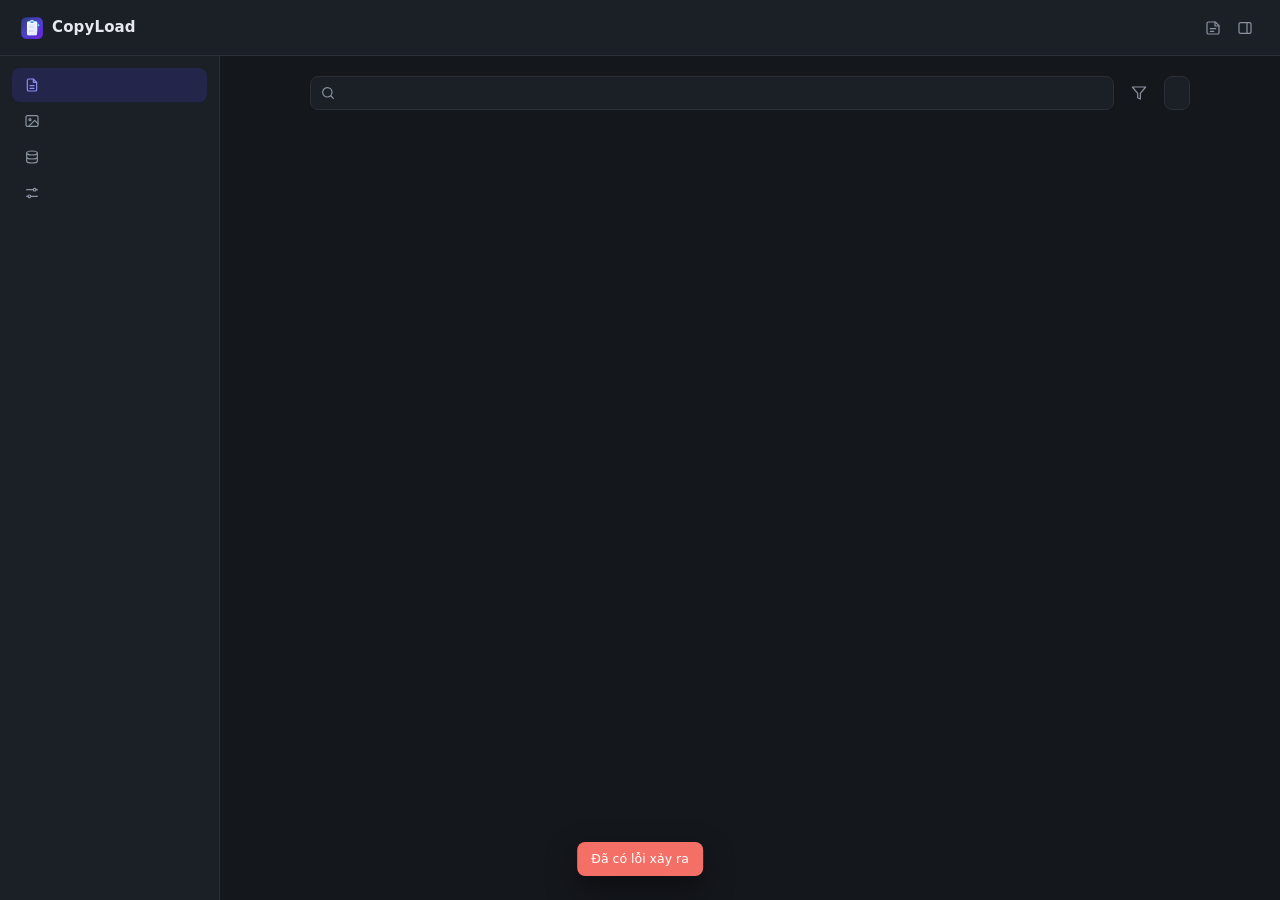
<file: src/app/manager.html>
<!DOCTYPE html>
<html lang="vi">

<head>
  <meta charset="UTF-8">
  <meta name="viewport" content="width=device-width, initial-scale=1.0">
  <meta name="description" content="CopyLoad - clipboard history manager">
  <title>CopyLoad - Manager</title>
  <link rel="stylesheet" href="app.css">
</head>

<body data-view="manager">
  <div class="app" id="app">
    <header class="topbar">
      <div class="brand">
        <img class="brand-logo" src="../../icons/icon48.png" alt="">
        <h1 class="brand-name">CopyLoad</h1>
      </div>
      <div class="topbar-actions">
        <button class="icon-btn" id="lockNowBtn" type="button" hidden data-i18n-title="lockNow" data-icon="lock"></button>
        <button class="icon-btn" id="pinNoteBtn" type="button" data-i18n-title="pinNote" data-icon="stickyNote"></button>
        <button class="icon-btn" id="openSidePanelBtn" type="button" data-i18n-title="openSidePanel" data-icon="sidePanel"></button>
        <button class="icon-btn" id="openManagerBtn" type="button" data-i18n-title="openManager" data-icon="external"></button>
      </div>
    </header>

    <nav class="nav" id="nav">
      <button class="nav-item active" type="button" data-nav="texts"><span data-icon="text"></span><span data-i18n="navTexts"></span></button>
      <button class="nav-item" type="button" data-nav="images"><span data-icon="image"></span><span data-i18n="navImages"></span></button>
      <button class="nav-item" type="button" data-nav="data"><span data-icon="database"></span><span data-i18n="navData"></span></button>
      <button class="nav-item" type="button" data-nav="settings"><span data-icon="sliders"></span><span data-i18n="navSettings"></span></button>
    </nav>

    <main class="content" id="mainContent">
      <!-- TEXTS -->
      <section class="view active" id="view-texts">
        <div class="toolbar">
          <label class="search-box">
            <span data-icon="search"></span>
            <input id="searchInput" type="search" autocomplete="off" data-i18n-placeholder="searchPlaceholder">
          </label>
          <button class="icon-btn sort-btn" id="filterToggleBtn" type="button" data-sort="recent">
            <span data-icon="filter"></span>
            <span class="sort-badge" id="sortBadge" hidden></span>
          </button>
          <button class="btn" id="textSelectBtn" type="button" data-i18n="select"></button>
        </div>
        <div class="chips" id="kindChips" role="group"></div>
        <div class="bulkbar" id="textBulkBar" hidden>
          <span class="bulk-count" id="textBulkCount"></span>
          <div class="bulk-actions">
            <button class="btn btn-sm" id="textBulkAll" type="button" data-i18n="selectAll"></button>
            <button class="icon-btn" id="textBulkPin" type="button" data-i18n-title="pin" data-icon="pin"></button>
            <button class="icon-btn" id="textBulkUnpin" type="button" data-i18n-title="unpin" data-icon="pinOff"></button>
            <button class="icon-btn danger" id="textBulkDelete" type="button" data-i18n-title="delete" data-icon="trash"></button>
            <button class="btn btn-sm btn-ghost" id="textBulkCancel" type="button" data-i18n="cancel"></button>
          </div>
        </div>
        <div class="scroll" id="textScroll">
          <div id="pinnedSection" hidden>
            <h2 class="section-title"><span data-i18n="sectionPinned"></span><span class="count" id="pinnedCount"></span></h2>
            <ul class="card-list" id="pinnedList"></ul>
          </div>
          <h2 class="section-title" id="recentTitle" data-i18n="sectionRecent" hidden></h2>
          <ul class="card-list" id="textList"></ul>
          <div class="sentinel" id="textSentinel"></div>
          <div class="empty" id="textEmpty" hidden>
            <p class="empty-title" id="textEmptyTitle"></p>
            <p class="empty-hint" id="textEmptyHint"></p>
          </div>
        </div>
      </section>

      <!-- IMAGES -->
      <section class="view" id="view-images">
        <div class="toolbar">
          <button class="btn btn-primary grow" id="pasteImageBtn" type="button">
            <span data-icon="clipboardImage"></span><span data-i18n="pasteImage"></span>
          </button>
          <button class="btn" id="imageSelectBtn" type="button" data-i18n="select"></button>
        </div>
        <div class="dropzone" id="imageDropZone">
          <span data-icon="download"></span>
          <span data-i18n="dropZoneText"></span>
        </div>
        <div class="bulkbar" id="imageBulkBar" hidden>
          <span class="bulk-count" id="imageBulkCount"></span>
          <div class="bulk-actions">
            <button class="btn btn-sm" id="imageBulkAll" type="button" data-i18n="selectAll"></button>
            <button class="icon-btn" id="imageBulkPin" type="button" data-i18n-title="pin" data-icon="pin"></button>
            <button class="icon-btn" id="imageBulkUnpin" type="button" data-i18n-title="unpin" data-icon="pinOff"></button>
            <button class="icon-btn danger" id="imageBulkDelete" type="button" data-i18n-title="delete" data-icon="trash"></button>
            <button class="btn btn-sm btn-ghost" id="imageBulkCancel" type="button" data-i18n="cancel"></button>
          </div>
        </div>
        <div class="scroll" id="imageScroll">
          <div id="pinnedImageSection" hidden>
            <h2 class="section-title"><span data-i18n="sectionPinned"></span></h2>
            <div class="image-grid" id="pinnedImageGrid"></div>
          </div>
          <h2 class="section-title" id="recentImageTitle" data-i18n="sectionRecent" hidden></h2>
          <div class="image-grid" id="imageGrid"></div>
          <div class="sentinel" id="imageSentinel"></div>
          <div class="empty" id="imageEmpty" hidden>
            <p class="empty-title" data-i18n="emptyImages"></p>
            <p class="empty-hint" data-i18n="emptyImagesHint"></p>
          </div>
        </div>
      </section>

      <!-- DATA -->
      <section class="view" id="view-data">
        <div class="scroll pad">
          <p class="summary" id="storageSummary"></p>

          <div class="panel">
            <h2 data-i18n="exportTitle"></h2>
            <p class="panel-desc" data-i18n="exportDesc"></p>
            <label class="check-row"><input type="checkbox" id="exportImages" checked><span data-i18n="exportIncludeImages"></span></label>
            <label class="check-row"><input type="checkbox" id="exportEncrypt"><span data-i18n="exportEncrypt"></span></label>
            <div class="stack" id="exportPasswordBox" hidden>
              <input class="input" type="password" id="exportPassword" autocomplete="new-password" data-i18n-placeholder="exportPassword" data-i18n-vars='{"n":6}'>
              <input class="input" type="password" id="exportPasswordConfirm" autocomplete="new-password" data-i18n-placeholder="exportPasswordConfirm">
              <p class="hint warn" data-i18n="exportPasswordWarning"></p>
            </div>
            <div class="button-row">
              <button class="btn btn-primary" id="exportBtn" type="button"><span data-icon="download"></span><span data-i18n="exportButton"></span></button>
              <button class="btn" id="exportTxtBtn" type="button" data-i18n="exportTxtButton"></button>
            </div>
            <p class="hint" data-i18n="exportTxtWarning"></p>
          </div>

          <div class="panel">
            <h2 data-i18n="importTitle"></h2>
            <p class="panel-desc" data-i18n="importDesc"></p>
            <div class="button-row">
              <button class="btn" id="importBtn" type="button"><span data-icon="upload"></span><span data-i18n="importButton"></span></button>
            </div>
            <input type="file" id="importFile" accept=".json,.txt,application/json,text/plain" hidden>
          </div>

          <div class="panel">
            <h2 data-i18n="cleanupTitle"></h2>
            <p class="panel-desc" data-i18n="cleanupDesc"></p>
            <div class="inline-row">
              <span data-i18n="cleanupOlderThan"></span>
              <select class="select" id="cleanupDays"></select>
              <button class="btn" id="cleanupBtn" type="button" data-i18n="cleanupButton"></button>
            </div>
          </div>

          <div class="panel panel-danger">
            <h2 data-i18n="dangerTitle"></h2>
            <p class="panel-desc" data-i18n="dangerDesc"></p>
            <label class="check-row"><input type="checkbox" id="clearKeepPinned" checked><span data-i18n="keepPinnedOption"></span></label>
            <div class="button-row">
              <button class="btn btn-danger" id="clearAllBtn" type="button" data-i18n="clearAllButton"></button>
            </div>
          </div>
        </div>
      </section>

      <!-- SETTINGS -->
      <section class="view" id="view-settings">
        <div class="scroll pad">
          <div class="panel">
            <h2 data-i18n="settingsGeneral"></h2>
            <div class="setting-row">
              <div class="setting-label"><span data-i18n="language"></span></div>
              <select class="select" id="language">
                <option value="vi">Tiếng Việt</option>
                <option value="en">English</option>
              </select>
            </div>
            <div class="setting-row">
              <div class="setting-label"><span data-i18n="theme"></span></div>
              <select class="select" id="theme">
                <option value="dark" data-i18n="themeDark"></option>
                <option value="light" data-i18n="themeLight"></option>
                <option value="system" data-i18n="themeSystem"></option>
              </select>
            </div>
          </div>

          <div class="panel">
            <h2 data-i18n="settingsCapture"></h2>
            <div class="setting-row">
              <div class="setting-label"><span data-i18n="saveOnCopy"></span><small data-i18n="saveOnCopyHint"></small></div>
              <label class="switch"><input type="checkbox" id="enableCtrlC"><span class="switch-track"></span></label>
            </div>
            <div class="setting-row">
              <div class="setting-label"><span data-i18n="savePersistent"></span><small data-i18n="savePersistentHint"></small></div>
              <label class="switch"><input type="checkbox" id="enablePersistent"><span class="switch-track"></span></label>
            </div>
            <div class="setting-row">
              <div class="setting-label"><span data-i18n="autoDelete"></span><small data-i18n="autoDeleteHint"></small></div>
              <select class="select" id="autoDeleteDays"></select>
            </div>
          </div>

          <div class="panel">
            <h2 data-i18n="settingsFilterKinds"></h2>
            <p class="panel-desc" data-i18n="settingsFilterKindsHint"></p>
            <div class="setting-row">
              <div class="setting-label"><span data-i18n="kindText"></span></div>
              <label class="switch"><input type="checkbox" id="enableKindText"><span class="switch-track"></span></label>
            </div>
            <div class="setting-row">
              <div class="setting-label"><span data-i18n="kindLink"></span></div>
              <label class="switch"><input type="checkbox" id="enableKindLink"><span class="switch-track"></span></label>
            </div>
            <div class="setting-row">
              <div class="setting-label"><span data-i18n="kindCode"></span></div>
              <label class="switch"><input type="checkbox" id="enableKindCode"><span class="switch-track"></span></label>
            </div>
            <div class="setting-row">
              <div class="setting-label"><span data-i18n="kindEmail"></span></div>
              <label class="switch"><input type="checkbox" id="enableKindEmail"><span class="switch-track"></span></label>
            </div>
            <div class="setting-row">
              <div class="setting-label"><span data-i18n="kindNumber"></span></div>
              <label class="switch"><input type="checkbox" id="enableKindNumber"><span class="switch-track"></span></label>
            </div>
          </div>

          <div class="panel">
            <h2 data-i18n="settingsPasteMulti"></h2>
            <div class="setting-row">
              <div class="setting-label"><span data-i18n="pasteMulti"></span><small data-i18n="pasteMultiHint"></small></div>
              <label class="switch"><input type="checkbox" id="enablePasteMulti"><span class="switch-track"></span></label>
            </div>
            <div class="setting-row" data-requires="enablePasteMulti">
              <div class="setting-label"><span data-i18n="pasteMode"></span></div>
              <select class="select" id="pasteMode">
                <option value="box" data-i18n="pasteModeBox"></option>
                <option value="quick" data-i18n="pasteModeQuick"></option>
              </select>
            </div>
            <div class="setting-row" data-requires="enablePasteMulti">
              <div class="setting-label"><span data-i18n="pasteCount"></span></div>
              <select class="select" id="pasteCount">
                <option value="5">5</option>
                <option value="7">7</option>
                <option value="10">10</option>
              </select>
            </div>
          </div>

          <div class="panel">
            <h2 data-i18n="settingsSecurity"></h2>
            <div class="setting-row">
              <div class="setting-label"><span data-i18n="pinLock"></span><small data-i18n="pinLockHint"></small></div>
              <label class="switch"><input type="checkbox" id="pinLockToggle"><span class="switch-track"></span></label>
            </div>
            <div class="setting-row" data-requires="pinLockToggle">
              <div class="setting-label"><span data-i18n="lockTimeout"></span><small data-i18n="lockTimeoutHint"></small></div>
              <select class="select" id="lockTimeoutMin"></select>
            </div>
            <div class="setting-row" data-requires="pinLockToggle">
              <div class="setting-label"><span data-i18n="pinChange"></span></div>
              <button class="btn btn-sm" id="pinChangeBtn" type="button" data-i18n="pinChange"></button>
            </div>
          </div>

          <div class="panel about">
            <h2 data-i18n="settingsAbout"></h2>
            <p class="panel-desc" id="versionText"></p>
            <div class="link-row">
              <a href="https://github.com/anhhackta/" target="_blank" rel="noopener"><span data-i18n="author"></span>: HoàngX</a>
              <a href="https://www.paypal.com/paypalme/bahoang2k2" target="_blank" rel="noopener" data-i18n="donate"></a>
            </div>
          </div>
        </div>
      </section>

      <div class="drop-overlay" id="dropOverlay" hidden>
        <div class="drop-overlay-box">
          <span data-icon="download"></span>
          <p class="drop-overlay-title" data-i18n="dropOverlayTitle"></p>
          <p class="drop-overlay-hint" data-i18n="dropOverlayHint"></p>
        </div>
      </div>
    </main>
  </div>

  <div class="lock-screen" id="lockScreen" hidden>
    <div class="pinpad">
      <img class="pin-logo" src="../../icons/icon48.png" alt="">
      <h2 class="pin-title" id="pinTitle"></h2>
      <div class="pin-dots" id="pinDots" aria-hidden="true"></div>
      <p class="pin-message" id="pinMessage" role="alert"></p>
      <div class="pin-keys" id="pinKeys"></div>
      <div class="pin-links">
        <button class="link-btn" id="pinForgotBtn" type="button" data-i18n="pinForgot"></button>
        <button class="link-btn" id="pinCancelBtn" type="button" data-i18n="cancel" hidden></button>
      </div>
    </div>
  </div>

  <div id="dialogRoot"></div>
  <div class="toast-root" id="toastRoot" aria-live="polite"></div>

  <script src="../shared/constants.js"></script>
  <script src="../shared/i18n.js"></script>
  <script src="../shared/classify.js"></script>
  <script src="../shared/settings.js"></script>
  <script src="../shared/db.js"></script>
  <script src="../shared/crypto.js"></script>
  <script src="../shared/lock.js"></script>
  <script src="../shared/temp.js"></script>
  <script src="ui.js"></script>
  <script src="lock-ui.js"></script>
  <script src="texts-view.js"></script>
  <script src="images-view.js"></script>
  <script src="data-view.js"></script>
  <script src="settings-view.js"></script>
  <script src="app.js"></script>
</body>

</html>
</file>
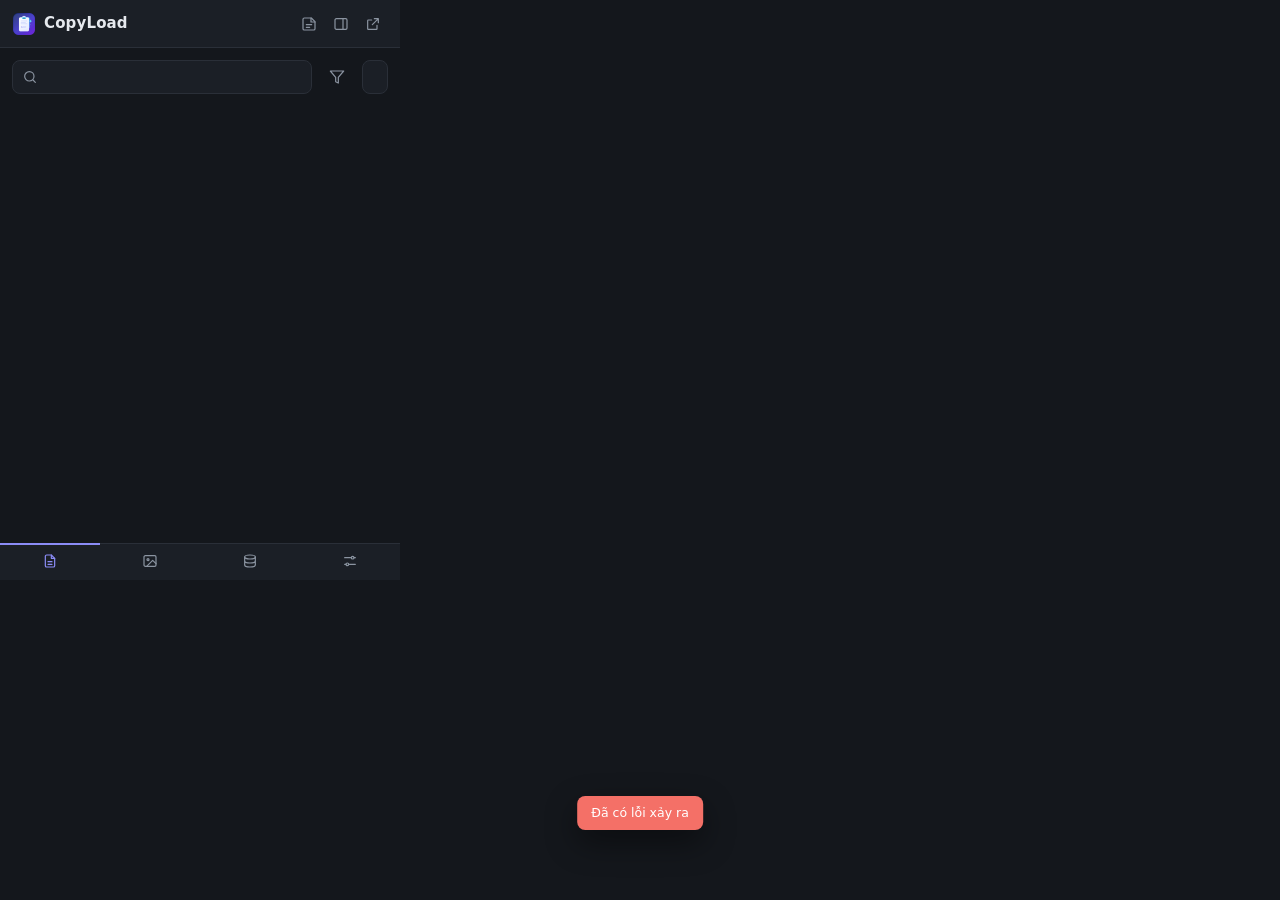
<file: src/app/popup.html>
<!DOCTYPE html>
<html lang="vi">

<head>
  <meta charset="UTF-8">
  <meta name="viewport" content="width=device-width, initial-scale=1.0">
  <meta name="description" content="CopyLoad - clipboard history manager">
  <title>CopyLoad</title>
  <link rel="stylesheet" href="app.css">
</head>

<body data-view="popup">
  <div class="app" id="app">
    <header class="topbar">
      <div class="brand">
        <img class="brand-logo" src="../../icons/icon48.png" alt="">
        <h1 class="brand-name">CopyLoad</h1>
      </div>
      <div class="topbar-actions">
        <button class="icon-btn" id="lockNowBtn" type="button" hidden data-i18n-title="lockNow" data-icon="lock"></button>
        <button class="icon-btn" id="pinNoteBtn" type="button" data-i18n-title="pinNote" data-icon="stickyNote"></button>
        <button class="icon-btn" id="openSidePanelBtn" type="button" data-i18n-title="openSidePanel" data-icon="sidePanel"></button>
        <button class="icon-btn" id="openManagerBtn" type="button" data-i18n-title="openManager" data-icon="external"></button>
      </div>
    </header>

    <nav class="nav" id="nav">
      <button class="nav-item active" type="button" data-nav="texts"><span data-icon="text"></span><span data-i18n="navTexts"></span></button>
      <button class="nav-item" type="button" data-nav="images"><span data-icon="image"></span><span data-i18n="navImages"></span></button>
      <button class="nav-item" type="button" data-nav="data"><span data-icon="database"></span><span data-i18n="navData"></span></button>
      <button class="nav-item" type="button" data-nav="settings"><span data-icon="sliders"></span><span data-i18n="navSettings"></span></button>
    </nav>

    <main class="content" id="mainContent">
      <!-- TEXTS -->
      <section class="view active" id="view-texts">
        <div class="toolbar">
          <label class="search-box">
            <span data-icon="search"></span>
            <input id="searchInput" type="search" autocomplete="off" data-i18n-placeholder="searchPlaceholder">
          </label>
          <button class="icon-btn sort-btn" id="filterToggleBtn" type="button" data-sort="recent">
            <span data-icon="filter"></span>
            <span class="sort-badge" id="sortBadge" hidden></span>
          </button>
          <button class="btn" id="textSelectBtn" type="button" data-i18n="select"></button>
        </div>
        <div class="chips" id="kindChips" role="group"></div>
        <div class="bulkbar" id="textBulkBar" hidden>
          <span class="bulk-count" id="textBulkCount"></span>
          <div class="bulk-actions">
            <button class="btn btn-sm" id="textBulkAll" type="button" data-i18n="selectAll"></button>
            <button class="icon-btn" id="textBulkPin" type="button" data-i18n-title="pin" data-icon="pin"></button>
            <button class="icon-btn" id="textBulkUnpin" type="button" data-i18n-title="unpin" data-icon="pinOff"></button>
            <button class="icon-btn danger" id="textBulkDelete" type="button" data-i18n-title="delete" data-icon="trash"></button>
            <button class="btn btn-sm btn-ghost" id="textBulkCancel" type="button" data-i18n="cancel"></button>
          </div>
        </div>
        <div class="scroll" id="textScroll">
          <div id="pinnedSection" hidden>
            <h2 class="section-title"><span data-i18n="sectionPinned"></span><span class="count" id="pinnedCount"></span></h2>
            <ul class="card-list" id="pinnedList"></ul>
          </div>
          <h2 class="section-title" id="recentTitle" data-i18n="sectionRecent" hidden></h2>
          <ul class="card-list" id="textList"></ul>
          <div class="sentinel" id="textSentinel"></div>
          <div class="empty" id="textEmpty" hidden>
            <p class="empty-title" id="textEmptyTitle"></p>
            <p class="empty-hint" id="textEmptyHint"></p>
          </div>
        </div>
      </section>

      <!-- IMAGES -->
      <section class="view" id="view-images">
        <div class="toolbar">
          <button class="btn btn-primary grow" id="pasteImageBtn" type="button">
            <span data-icon="clipboardImage"></span><span data-i18n="pasteImage"></span>
          </button>
          <button class="btn" id="imageSelectBtn" type="button" data-i18n="select"></button>
        </div>
        <div class="dropzone" id="imageDropZone">
          <span data-icon="download"></span>
          <span data-i18n="dropZoneText"></span>
        </div>
        <div class="bulkbar" id="imageBulkBar" hidden>
          <span class="bulk-count" id="imageBulkCount"></span>
          <div class="bulk-actions">
            <button class="btn btn-sm" id="imageBulkAll" type="button" data-i18n="selectAll"></button>
            <button class="icon-btn" id="imageBulkPin" type="button" data-i18n-title="pin" data-icon="pin"></button>
            <button class="icon-btn" id="imageBulkUnpin" type="button" data-i18n-title="unpin" data-icon="pinOff"></button>
            <button class="icon-btn danger" id="imageBulkDelete" type="button" data-i18n-title="delete" data-icon="trash"></button>
            <button class="btn btn-sm btn-ghost" id="imageBulkCancel" type="button" data-i18n="cancel"></button>
          </div>
        </div>
        <div class="scroll" id="imageScroll">
          <div id="pinnedImageSection" hidden>
            <h2 class="section-title"><span data-i18n="sectionPinned"></span></h2>
            <div class="image-grid" id="pinnedImageGrid"></div>
          </div>
          <h2 class="section-title" id="recentImageTitle" data-i18n="sectionRecent" hidden></h2>
          <div class="image-grid" id="imageGrid"></div>
          <div class="sentinel" id="imageSentinel"></div>
          <div class="empty" id="imageEmpty" hidden>
            <p class="empty-title" data-i18n="emptyImages"></p>
            <p class="empty-hint" data-i18n="emptyImagesHint"></p>
          </div>
        </div>
      </section>

      <!-- DATA -->
      <section class="view" id="view-data">
        <div class="scroll pad">
          <p class="summary" id="storageSummary"></p>

          <div class="panel">
            <h2 data-i18n="exportTitle"></h2>
            <p class="panel-desc" data-i18n="exportDesc"></p>
            <label class="check-row"><input type="checkbox" id="exportImages" checked><span data-i18n="exportIncludeImages"></span></label>
            <label class="check-row"><input type="checkbox" id="exportEncrypt"><span data-i18n="exportEncrypt"></span></label>
            <div class="stack" id="exportPasswordBox" hidden>
              <input class="input" type="password" id="exportPassword" autocomplete="new-password" data-i18n-placeholder="exportPassword" data-i18n-vars='{"n":6}'>
              <input class="input" type="password" id="exportPasswordConfirm" autocomplete="new-password" data-i18n-placeholder="exportPasswordConfirm">
              <p class="hint warn" data-i18n="exportPasswordWarning"></p>
            </div>
            <div class="button-row">
              <button class="btn btn-primary" id="exportBtn" type="button"><span data-icon="download"></span><span data-i18n="exportButton"></span></button>
              <button class="btn" id="exportTxtBtn" type="button" data-i18n="exportTxtButton"></button>
            </div>
            <p class="hint" data-i18n="exportTxtWarning"></p>
          </div>

          <div class="panel">
            <h2 data-i18n="importTitle"></h2>
            <p class="panel-desc" data-i18n="importDesc"></p>
            <div class="button-row">
              <button class="btn" id="importBtn" type="button"><span data-icon="upload"></span><span data-i18n="importButton"></span></button>
            </div>
            <input type="file" id="importFile" accept=".json,.txt,application/json,text/plain" hidden>
          </div>

          <div class="panel">
            <h2 data-i18n="cleanupTitle"></h2>
            <p class="panel-desc" data-i18n="cleanupDesc"></p>
            <div class="inline-row">
              <span data-i18n="cleanupOlderThan"></span>
              <select class="select" id="cleanupDays"></select>
              <button class="btn" id="cleanupBtn" type="button" data-i18n="cleanupButton"></button>
            </div>
          </div>

          <div class="panel panel-danger">
            <h2 data-i18n="dangerTitle"></h2>
            <p class="panel-desc" data-i18n="dangerDesc"></p>
            <label class="check-row"><input type="checkbox" id="clearKeepPinned" checked><span data-i18n="keepPinnedOption"></span></label>
            <div class="button-row">
              <button class="btn btn-danger" id="clearAllBtn" type="button" data-i18n="clearAllButton"></button>
            </div>
          </div>
        </div>
      </section>

      <!-- SETTINGS -->
      <section class="view" id="view-settings">
        <div class="scroll pad">
          <div class="panel">
            <h2 data-i18n="settingsGeneral"></h2>
            <div class="setting-row">
              <div class="setting-label"><span data-i18n="language"></span></div>
              <select class="select" id="language">
                <option value="vi">Tiếng Việt</option>
                <option value="en">English</option>
              </select>
            </div>
            <div class="setting-row">
              <div class="setting-label"><span data-i18n="theme"></span></div>
              <select class="select" id="theme">
                <option value="dark" data-i18n="themeDark"></option>
                <option value="light" data-i18n="themeLight"></option>
                <option value="system" data-i18n="themeSystem"></option>
              </select>
            </div>
          </div>

          <div class="panel">
            <h2 data-i18n="settingsCapture"></h2>
            <div class="setting-row">
              <div class="setting-label"><span data-i18n="saveOnCopy"></span><small data-i18n="saveOnCopyHint"></small></div>
              <label class="switch"><input type="checkbox" id="enableCtrlC"><span class="switch-track"></span></label>
            </div>
            <div class="setting-row">
              <div class="setting-label"><span data-i18n="savePersistent"></span><small data-i18n="savePersistentHint"></small></div>
              <label class="switch"><input type="checkbox" id="enablePersistent"><span class="switch-track"></span></label>
            </div>
            <div class="setting-row">
              <div class="setting-label"><span data-i18n="autoDelete"></span><small data-i18n="autoDeleteHint"></small></div>
              <select class="select" id="autoDeleteDays"></select>
            </div>
          </div>

          <div class="panel">
            <h2 data-i18n="settingsFilterKinds"></h2>
            <p class="panel-desc" data-i18n="settingsFilterKindsHint"></p>
            <div class="setting-row">
              <div class="setting-label"><span data-i18n="kindText"></span></div>
              <label class="switch"><input type="checkbox" id="enableKindText"><span class="switch-track"></span></label>
            </div>
            <div class="setting-row">
              <div class="setting-label"><span data-i18n="kindLink"></span></div>
              <label class="switch"><input type="checkbox" id="enableKindLink"><span class="switch-track"></span></label>
            </div>
            <div class="setting-row">
              <div class="setting-label"><span data-i18n="kindCode"></span></div>
              <label class="switch"><input type="checkbox" id="enableKindCode"><span class="switch-track"></span></label>
            </div>
            <div class="setting-row">
              <div class="setting-label"><span data-i18n="kindEmail"></span></div>
              <label class="switch"><input type="checkbox" id="enableKindEmail"><span class="switch-track"></span></label>
            </div>
            <div class="setting-row">
              <div class="setting-label"><span data-i18n="kindNumber"></span></div>
              <label class="switch"><input type="checkbox" id="enableKindNumber"><span class="switch-track"></span></label>
            </div>
          </div>

          <div class="panel">
            <h2 data-i18n="settingsPasteMulti"></h2>
            <div class="setting-row">
              <div class="setting-label"><span data-i18n="pasteMulti"></span><small data-i18n="pasteMultiHint"></small></div>
              <label class="switch"><input type="checkbox" id="enablePasteMulti"><span class="switch-track"></span></label>
            </div>
            <div class="setting-row" data-requires="enablePasteMulti">
              <div class="setting-label"><span data-i18n="pasteMode"></span></div>
              <select class="select" id="pasteMode">
                <option value="box" data-i18n="pasteModeBox"></option>
                <option value="quick" data-i18n="pasteModeQuick"></option>
              </select>
            </div>
            <div class="setting-row" data-requires="enablePasteMulti">
              <div class="setting-label"><span data-i18n="pasteCount"></span></div>
              <select class="select" id="pasteCount">
                <option value="5">5</option>
                <option value="7">7</option>
                <option value="10">10</option>
              </select>
            </div>
          </div>

          <div class="panel">
            <h2 data-i18n="settingsSecurity"></h2>
            <div class="setting-row">
              <div class="setting-label"><span data-i18n="pinLock"></span><small data-i18n="pinLockHint"></small></div>
              <label class="switch"><input type="checkbox" id="pinLockToggle"><span class="switch-track"></span></label>
            </div>
            <div class="setting-row" data-requires="pinLockToggle">
              <div class="setting-label"><span data-i18n="lockTimeout"></span><small data-i18n="lockTimeoutHint"></small></div>
              <select class="select" id="lockTimeoutMin"></select>
            </div>
            <div class="setting-row" data-requires="pinLockToggle">
              <div class="setting-label"><span data-i18n="pinChange"></span></div>
              <button class="btn btn-sm" id="pinChangeBtn" type="button" data-i18n="pinChange"></button>
            </div>
          </div>

          <div class="panel about">
            <h2 data-i18n="settingsAbout"></h2>
            <p class="panel-desc" id="versionText"></p>
            <div class="link-row">
              <a href="https://github.com/anhhackta/" target="_blank" rel="noopener"><span data-i18n="author"></span>: HoàngX</a>
              <a href="https://www.paypal.com/paypalme/bahoang2k2" target="_blank" rel="noopener" data-i18n="donate"></a>
            </div>
          </div>
        </div>
      </section>

      <div class="drop-overlay" id="dropOverlay" hidden>
        <div class="drop-overlay-box">
          <span data-icon="download"></span>
          <p class="drop-overlay-title" data-i18n="dropOverlayTitle"></p>
          <p class="drop-overlay-hint" data-i18n="dropOverlayHint"></p>
        </div>
      </div>
    </main>
  </div>

  <div class="lock-screen" id="lockScreen" hidden>
    <div class="pinpad">
      <img class="pin-logo" src="../../icons/icon48.png" alt="">
      <h2 class="pin-title" id="pinTitle"></h2>
      <div class="pin-dots" id="pinDots" aria-hidden="true"></div>
      <p class="pin-message" id="pinMessage" role="alert"></p>
      <div class="pin-keys" id="pinKeys"></div>
      <div class="pin-links">
        <button class="link-btn" id="pinForgotBtn" type="button" data-i18n="pinForgot"></button>
        <button class="link-btn" id="pinCancelBtn" type="button" data-i18n="cancel" hidden></button>
      </div>
    </div>
  </div>

  <div id="dialogRoot"></div>
  <div class="toast-root" id="toastRoot" aria-live="polite"></div>

  <script src="../shared/constants.js"></script>
  <script src="../shared/i18n.js"></script>
  <script src="../shared/classify.js"></script>
  <script src="../shared/settings.js"></script>
  <script src="../shared/db.js"></script>
  <script src="../shared/crypto.js"></script>
  <script src="../shared/lock.js"></script>
  <script src="../shared/temp.js"></script>
  <script src="ui.js"></script>
  <script src="lock-ui.js"></script>
  <script src="texts-view.js"></script>
  <script src="images-view.js"></script>
  <script src="data-view.js"></script>
  <script src="settings-view.js"></script>
  <script src="app.js"></script>
</body>

</html>
</file>
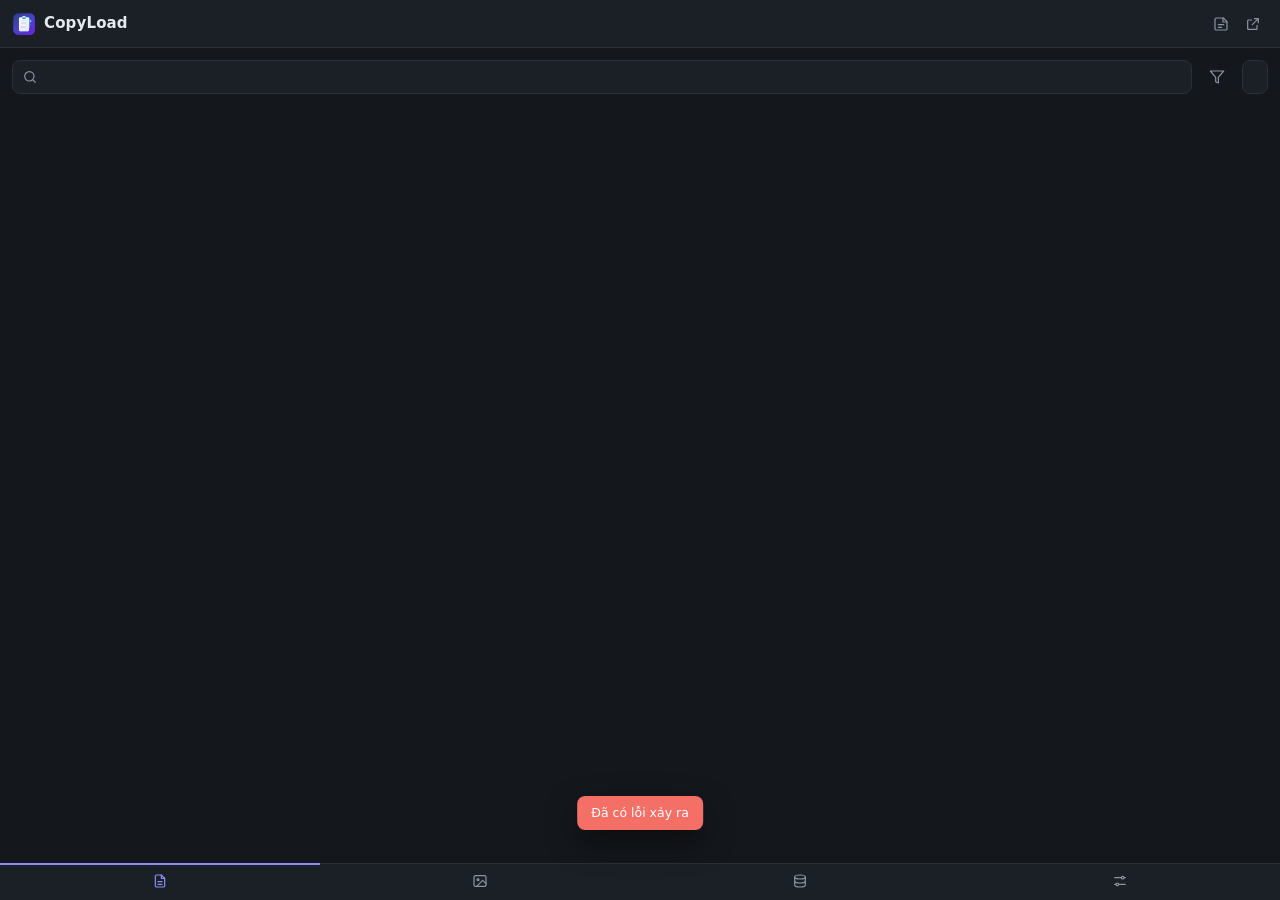
<file: src/app/sidepanel.html>
<!DOCTYPE html>
<html lang="vi">

<head>
  <meta charset="UTF-8">
  <meta name="viewport" content="width=device-width, initial-scale=1.0">
  <meta name="description" content="CopyLoad - clipboard history manager">
  <title>CopyLoad - Side Panel</title>
  <link rel="stylesheet" href="app.css">
</head>

<body data-view="sidepanel">
  <div class="app" id="app">
    <header class="topbar">
      <div class="brand">
        <img class="brand-logo" src="../../icons/icon48.png" alt="">
        <h1 class="brand-name">CopyLoad</h1>
      </div>
      <div class="topbar-actions">
        <button class="icon-btn" id="lockNowBtn" type="button" hidden data-i18n-title="lockNow" data-icon="lock"></button>
        <button class="icon-btn" id="pinNoteBtn" type="button" data-i18n-title="pinNote" data-icon="stickyNote"></button>
        <button class="icon-btn" id="openSidePanelBtn" type="button" data-i18n-title="openSidePanel" data-icon="sidePanel"></button>
        <button class="icon-btn" id="openManagerBtn" type="button" data-i18n-title="openManager" data-icon="external"></button>
      </div>
    </header>

    <nav class="nav" id="nav">
      <button class="nav-item active" type="button" data-nav="texts"><span data-icon="text"></span><span data-i18n="navTexts"></span></button>
      <button class="nav-item" type="button" data-nav="images"><span data-icon="image"></span><span data-i18n="navImages"></span></button>
      <button class="nav-item" type="button" data-nav="data"><span data-icon="database"></span><span data-i18n="navData"></span></button>
      <button class="nav-item" type="button" data-nav="settings"><span data-icon="sliders"></span><span data-i18n="navSettings"></span></button>
    </nav>

    <main class="content" id="mainContent">
      <!-- TEXTS -->
      <section class="view active" id="view-texts">
        <div class="toolbar">
          <label class="search-box">
            <span data-icon="search"></span>
            <input id="searchInput" type="search" autocomplete="off" data-i18n-placeholder="searchPlaceholder">
          </label>
          <button class="icon-btn sort-btn" id="filterToggleBtn" type="button" data-sort="recent">
            <span data-icon="filter"></span>
            <span class="sort-badge" id="sortBadge" hidden></span>
          </button>
          <button class="btn" id="textSelectBtn" type="button" data-i18n="select"></button>
        </div>
        <div class="chips" id="kindChips" role="group"></div>
        <div class="bulkbar" id="textBulkBar" hidden>
          <span class="bulk-count" id="textBulkCount"></span>
          <div class="bulk-actions">
            <button class="btn btn-sm" id="textBulkAll" type="button" data-i18n="selectAll"></button>
            <button class="icon-btn" id="textBulkPin" type="button" data-i18n-title="pin" data-icon="pin"></button>
            <button class="icon-btn" id="textBulkUnpin" type="button" data-i18n-title="unpin" data-icon="pinOff"></button>
            <button class="icon-btn danger" id="textBulkDelete" type="button" data-i18n-title="delete" data-icon="trash"></button>
            <button class="btn btn-sm btn-ghost" id="textBulkCancel" type="button" data-i18n="cancel"></button>
          </div>
        </div>
        <div class="scroll" id="textScroll">
          <div id="pinnedSection" hidden>
            <h2 class="section-title"><span data-i18n="sectionPinned"></span><span class="count" id="pinnedCount"></span></h2>
            <ul class="card-list" id="pinnedList"></ul>
          </div>
          <h2 class="section-title" id="recentTitle" data-i18n="sectionRecent" hidden></h2>
          <ul class="card-list" id="textList"></ul>
          <div class="sentinel" id="textSentinel"></div>
          <div class="empty" id="textEmpty" hidden>
            <p class="empty-title" id="textEmptyTitle"></p>
            <p class="empty-hint" id="textEmptyHint"></p>
          </div>
        </div>
      </section>

      <!-- IMAGES -->
      <section class="view" id="view-images">
        <div class="toolbar">
          <button class="btn btn-primary grow" id="pasteImageBtn" type="button">
            <span data-icon="clipboardImage"></span><span data-i18n="pasteImage"></span>
          </button>
          <button class="btn" id="imageSelectBtn" type="button" data-i18n="select"></button>
        </div>
        <div class="dropzone" id="imageDropZone">
          <span data-icon="download"></span>
          <span data-i18n="dropZoneText"></span>
        </div>
        <div class="bulkbar" id="imageBulkBar" hidden>
          <span class="bulk-count" id="imageBulkCount"></span>
          <div class="bulk-actions">
            <button class="btn btn-sm" id="imageBulkAll" type="button" data-i18n="selectAll"></button>
            <button class="icon-btn" id="imageBulkPin" type="button" data-i18n-title="pin" data-icon="pin"></button>
            <button class="icon-btn" id="imageBulkUnpin" type="button" data-i18n-title="unpin" data-icon="pinOff"></button>
            <button class="icon-btn danger" id="imageBulkDelete" type="button" data-i18n-title="delete" data-icon="trash"></button>
            <button class="btn btn-sm btn-ghost" id="imageBulkCancel" type="button" data-i18n="cancel"></button>
          </div>
        </div>
        <div class="scroll" id="imageScroll">
          <div id="pinnedImageSection" hidden>
            <h2 class="section-title"><span data-i18n="sectionPinned"></span></h2>
            <div class="image-grid" id="pinnedImageGrid"></div>
          </div>
          <h2 class="section-title" id="recentImageTitle" data-i18n="sectionRecent" hidden></h2>
          <div class="image-grid" id="imageGrid"></div>
          <div class="sentinel" id="imageSentinel"></div>
          <div class="empty" id="imageEmpty" hidden>
            <p class="empty-title" data-i18n="emptyImages"></p>
            <p class="empty-hint" data-i18n="emptyImagesHint"></p>
          </div>
        </div>
      </section>

      <!-- DATA -->
      <section class="view" id="view-data">
        <div class="scroll pad">
          <p class="summary" id="storageSummary"></p>

          <div class="panel">
            <h2 data-i18n="exportTitle"></h2>
            <p class="panel-desc" data-i18n="exportDesc"></p>
            <label class="check-row"><input type="checkbox" id="exportImages" checked><span data-i18n="exportIncludeImages"></span></label>
            <label class="check-row"><input type="checkbox" id="exportEncrypt"><span data-i18n="exportEncrypt"></span></label>
            <div class="stack" id="exportPasswordBox" hidden>
              <input class="input" type="password" id="exportPassword" autocomplete="new-password" data-i18n-placeholder="exportPassword" data-i18n-vars='{"n":6}'>
              <input class="input" type="password" id="exportPasswordConfirm" autocomplete="new-password" data-i18n-placeholder="exportPasswordConfirm">
              <p class="hint warn" data-i18n="exportPasswordWarning"></p>
            </div>
            <div class="button-row">
              <button class="btn btn-primary" id="exportBtn" type="button"><span data-icon="download"></span><span data-i18n="exportButton"></span></button>
              <button class="btn" id="exportTxtBtn" type="button" data-i18n="exportTxtButton"></button>
            </div>
            <p class="hint" data-i18n="exportTxtWarning"></p>
          </div>

          <div class="panel">
            <h2 data-i18n="importTitle"></h2>
            <p class="panel-desc" data-i18n="importDesc"></p>
            <div class="button-row">
              <button class="btn" id="importBtn" type="button"><span data-icon="upload"></span><span data-i18n="importButton"></span></button>
            </div>
            <input type="file" id="importFile" accept=".json,.txt,application/json,text/plain" hidden>
          </div>

          <div class="panel">
            <h2 data-i18n="cleanupTitle"></h2>
            <p class="panel-desc" data-i18n="cleanupDesc"></p>
            <div class="inline-row">
              <span data-i18n="cleanupOlderThan"></span>
              <select class="select" id="cleanupDays"></select>
              <button class="btn" id="cleanupBtn" type="button" data-i18n="cleanupButton"></button>
            </div>
          </div>

          <div class="panel panel-danger">
            <h2 data-i18n="dangerTitle"></h2>
            <p class="panel-desc" data-i18n="dangerDesc"></p>
            <label class="check-row"><input type="checkbox" id="clearKeepPinned" checked><span data-i18n="keepPinnedOption"></span></label>
            <div class="button-row">
              <button class="btn btn-danger" id="clearAllBtn" type="button" data-i18n="clearAllButton"></button>
            </div>
          </div>
        </div>
      </section>

      <!-- SETTINGS -->
      <section class="view" id="view-settings">
        <div class="scroll pad">
          <div class="panel">
            <h2 data-i18n="settingsGeneral"></h2>
            <div class="setting-row">
              <div class="setting-label"><span data-i18n="language"></span></div>
              <select class="select" id="language">
                <option value="vi">Tiếng Việt</option>
                <option value="en">English</option>
              </select>
            </div>
            <div class="setting-row">
              <div class="setting-label"><span data-i18n="theme"></span></div>
              <select class="select" id="theme">
                <option value="dark" data-i18n="themeDark"></option>
                <option value="light" data-i18n="themeLight"></option>
                <option value="system" data-i18n="themeSystem"></option>
              </select>
            </div>
          </div>

          <div class="panel">
            <h2 data-i18n="settingsCapture"></h2>
            <div class="setting-row">
              <div class="setting-label"><span data-i18n="saveOnCopy"></span><small data-i18n="saveOnCopyHint"></small></div>
              <label class="switch"><input type="checkbox" id="enableCtrlC"><span class="switch-track"></span></label>
            </div>
            <div class="setting-row">
              <div class="setting-label"><span data-i18n="savePersistent"></span><small data-i18n="savePersistentHint"></small></div>
              <label class="switch"><input type="checkbox" id="enablePersistent"><span class="switch-track"></span></label>
            </div>
            <div class="setting-row">
              <div class="setting-label"><span data-i18n="autoDelete"></span><small data-i18n="autoDeleteHint"></small></div>
              <select class="select" id="autoDeleteDays"></select>
            </div>
          </div>

          <div class="panel">
            <h2 data-i18n="settingsFilterKinds"></h2>
            <p class="panel-desc" data-i18n="settingsFilterKindsHint"></p>
            <div class="setting-row">
              <div class="setting-label"><span data-i18n="kindText"></span></div>
              <label class="switch"><input type="checkbox" id="enableKindText"><span class="switch-track"></span></label>
            </div>
            <div class="setting-row">
              <div class="setting-label"><span data-i18n="kindLink"></span></div>
              <label class="switch"><input type="checkbox" id="enableKindLink"><span class="switch-track"></span></label>
            </div>
            <div class="setting-row">
              <div class="setting-label"><span data-i18n="kindCode"></span></div>
              <label class="switch"><input type="checkbox" id="enableKindCode"><span class="switch-track"></span></label>
            </div>
            <div class="setting-row">
              <div class="setting-label"><span data-i18n="kindEmail"></span></div>
              <label class="switch"><input type="checkbox" id="enableKindEmail"><span class="switch-track"></span></label>
            </div>
            <div class="setting-row">
              <div class="setting-label"><span data-i18n="kindNumber"></span></div>
              <label class="switch"><input type="checkbox" id="enableKindNumber"><span class="switch-track"></span></label>
            </div>
          </div>

          <div class="panel">
            <h2 data-i18n="settingsPasteMulti"></h2>
            <div class="setting-row">
              <div class="setting-label"><span data-i18n="pasteMulti"></span><small data-i18n="pasteMultiHint"></small></div>
              <label class="switch"><input type="checkbox" id="enablePasteMulti"><span class="switch-track"></span></label>
            </div>
            <div class="setting-row" data-requires="enablePasteMulti">
              <div class="setting-label"><span data-i18n="pasteMode"></span></div>
              <select class="select" id="pasteMode">
                <option value="box" data-i18n="pasteModeBox"></option>
                <option value="quick" data-i18n="pasteModeQuick"></option>
              </select>
            </div>
            <div class="setting-row" data-requires="enablePasteMulti">
              <div class="setting-label"><span data-i18n="pasteCount"></span></div>
              <select class="select" id="pasteCount">
                <option value="5">5</option>
                <option value="7">7</option>
                <option value="10">10</option>
              </select>
            </div>
          </div>

          <div class="panel">
            <h2 data-i18n="settingsSecurity"></h2>
            <div class="setting-row">
              <div class="setting-label"><span data-i18n="pinLock"></span><small data-i18n="pinLockHint"></small></div>
              <label class="switch"><input type="checkbox" id="pinLockToggle"><span class="switch-track"></span></label>
            </div>
            <div class="setting-row" data-requires="pinLockToggle">
              <div class="setting-label"><span data-i18n="lockTimeout"></span><small data-i18n="lockTimeoutHint"></small></div>
              <select class="select" id="lockTimeoutMin"></select>
            </div>
            <div class="setting-row" data-requires="pinLockToggle">
              <div class="setting-label"><span data-i18n="pinChange"></span></div>
              <button class="btn btn-sm" id="pinChangeBtn" type="button" data-i18n="pinChange"></button>
            </div>
          </div>

          <div class="panel about">
            <h2 data-i18n="settingsAbout"></h2>
            <p class="panel-desc" id="versionText"></p>
            <div class="link-row">
              <a href="https://github.com/anhhackta/" target="_blank" rel="noopener"><span data-i18n="author"></span>: HoàngX</a>
              <a href="https://www.paypal.com/paypalme/bahoang2k2" target="_blank" rel="noopener" data-i18n="donate"></a>
            </div>
          </div>
        </div>
      </section>

      <div class="drop-overlay" id="dropOverlay" hidden>
        <div class="drop-overlay-box">
          <span data-icon="download"></span>
          <p class="drop-overlay-title" data-i18n="dropOverlayTitle"></p>
          <p class="drop-overlay-hint" data-i18n="dropOverlayHint"></p>
        </div>
      </div>
    </main>
  </div>

  <div class="lock-screen" id="lockScreen" hidden>
    <div class="pinpad">
      <img class="pin-logo" src="../../icons/icon48.png" alt="">
      <h2 class="pin-title" id="pinTitle"></h2>
      <div class="pin-dots" id="pinDots" aria-hidden="true"></div>
      <p class="pin-message" id="pinMessage" role="alert"></p>
      <div class="pin-keys" id="pinKeys"></div>
      <div class="pin-links">
        <button class="link-btn" id="pinForgotBtn" type="button" data-i18n="pinForgot"></button>
        <button class="link-btn" id="pinCancelBtn" type="button" data-i18n="cancel" hidden></button>
      </div>
    </div>
  </div>

  <div id="dialogRoot"></div>
  <div class="toast-root" id="toastRoot" aria-live="polite"></div>

  <script src="../shared/constants.js"></script>
  <script src="../shared/i18n.js"></script>
  <script src="../shared/classify.js"></script>
  <script src="../shared/settings.js"></script>
  <script src="../shared/db.js"></script>
  <script src="../shared/crypto.js"></script>
  <script src="../shared/lock.js"></script>
  <script src="../shared/temp.js"></script>
  <script src="ui.js"></script>
  <script src="lock-ui.js"></script>
  <script src="texts-view.js"></script>
  <script src="images-view.js"></script>
  <script src="data-view.js"></script>
  <script src="settings-view.js"></script>
  <script src="app.js"></script>
</body>

</html>
</file>
<file: src/app/app.css>
/* CopyLoad UI. Theme comes from CSS variables only (dark / light, "system" is resolved in JS). */

:root,
:root[data-theme='dark'] {
  --bg: #14171c;
  --surface: #1b1f26;
  --hover: #252a33;
  --border: #2a2f38;
  --border-strong: #3a414d;
  --text: #e6e9ee;
  --muted: #8b94a1;
  --accent: #8b8cf6;
  --accent-weak: #23254a;
  --accent-line: #4a4c99;
  --on-accent: #101217;
  --danger: #f47067;
  --danger-weak: #3a2022;
  --warn: #e3b341;
  --c-link: #6cb6ff;
  --c-email: #56d4bc;
  --c-number: #e3b341;
  --c-code: #c297ff;
  --shadow: 0 12px 32px rgba(0, 0, 0, 0.45);
  color-scheme: dark;
}

:root[data-theme='light'] {
  --bg: #f4f5f7;
  --surface: #ffffff;
  --hover: #eef0f3;
  --border: #e3e6ea;
  --border-strong: #c9ced6;
  --text: #1b1f24;
  --muted: #636c76;
  --accent: #4f46e5;
  --accent-weak: #eceafd;
  --accent-line: #b9b5f3;
  --on-accent: #ffffff;
  --danger: #cf222e;
  --danger-weak: #ffebe9;
  --warn: #9a6700;
  --c-link: #0969da;
  --c-email: #0e8a7d;
  --c-number: #9a6700;
  --c-code: #8250df;
  --shadow: 0 12px 32px rgba(27, 31, 36, 0.18);
  color-scheme: light;
}

*, *::before, *::after { box-sizing: border-box; }
[hidden] { display: none !important; }

html, body { height: 100%; margin: 0; }
body {
  background: var(--bg);
  color: var(--text);
  font: 13px/1.45 'Segoe UI', system-ui, -apple-system, sans-serif;
}
body[data-view='popup'] { width: 400px; height: 580px; overflow: hidden; }
body[data-view='sidepanel'] { width: 100%; height: 100vh; overflow: hidden; }
body[data-view='manager'] { font-size: 14px; }

h1, h2, p { margin: 0; }
button, input, select { font: inherit; color: inherit; }
:focus-visible { outline: 2px solid var(--accent); outline-offset: 1px; }

.icon { width: 16px; height: 16px; flex: none; }

/* ---------- Layout ---------- */

.app { display: grid; height: 100%; }

body[data-view='popup'] .app,
body[data-view='sidepanel'] .app {
  grid-template-rows: 48px minmax(0, 1fr) auto;
  grid-template-areas: 'top' 'content' 'nav';
}
body[data-view='manager'] .app {
  grid-template-columns: 220px minmax(0, 1fr);
  grid-template-rows: 56px minmax(0, 1fr);
  grid-template-areas: 'top top' 'nav content';
}

.topbar {
  grid-area: top;
  display: flex;
  align-items: center;
  justify-content: space-between;
  padding: 0 12px;
  background: var(--surface);
  border-bottom: 1px solid var(--border);
}
body[data-view='manager'] .topbar { padding: 0 20px; }
body[data-view='manager'] #openManagerBtn { display: none; }
body[data-view='sidepanel'] #openSidePanelBtn { display: none; }

.brand { display: flex; align-items: center; gap: 8px; }
.brand-logo { width: 24px; height: 24px; border-radius: 6px; }
.brand-name { font-size: 15px; font-weight: 600; letter-spacing: 0.01em; }
.topbar-actions { display: flex; gap: 2px; }

.nav { grid-area: nav; background: var(--surface); }
body[data-view='popup'] .nav,
body[data-view='sidepanel'] .nav { display: grid; grid-template-columns: repeat(4, 1fr); border-top: 1px solid var(--border); }
body[data-view='manager'] .nav { display: flex; flex-direction: column; gap: 2px; padding: 12px; border-right: 1px solid var(--border); }

.nav-item {
  display: flex;
  align-items: center;
  justify-content: center;
  gap: 4px;
  background: none;
  border: 0;
  color: var(--muted);
  cursor: pointer;
  transition: color 0.12s, background 0.12s;
}
.nav-item span:first-child { display: flex; }
.nav-item:hover { color: var(--text); }
.nav-item.active { color: var(--accent); }

body[data-view='popup'] .nav-item,
body[data-view='sidepanel'] .nav-item { flex-direction: column; padding: 8px 0 7px; font-size: 11px; border-top: 2px solid transparent; margin-top: -1px; }
body[data-view='popup'] .nav-item.active,
body[data-view='sidepanel'] .nav-item.active { border-top-color: var(--accent); }
body[data-view='manager'] .nav-item { justify-content: flex-start; gap: 10px; padding: 9px 12px; border-radius: 8px; }
body[data-view='manager'] .nav-item:hover { background: var(--hover); }
body[data-view='manager'] .nav-item.active { background: var(--accent-weak); }

.content { position: relative; grid-area: content; min-height: 0; display: flex; flex-direction: column; overflow: hidden; }
body[data-view='manager'] .content { align-items: center; padding: 20px 24px 0; }

.view { display: none; flex: 1; min-height: 0; flex-direction: column; width: 100%; }
.view.active { display: flex; }
body[data-view='manager'] .view { max-width: 880px; }

.scroll { flex: 1; min-height: 0; overflow-y: auto; padding: 0 12px 12px; }
.scroll.pad { padding: 12px; }
body[data-view='manager'] .scroll { padding: 0 4px 24px 0; }
body[data-view='manager'] .scroll.pad { padding: 0 4px 24px 0; }

::-webkit-scrollbar { width: 8px; height: 8px; }
::-webkit-scrollbar-thumb { background: var(--border-strong); border-radius: 4px; }
::-webkit-scrollbar-track { background: transparent; }

/* ---------- Controls ---------- */

.btn {
  display: inline-flex;
  align-items: center;
  justify-content: center;
  gap: 6px;
  height: 34px;
  padding: 0 12px;
  background: var(--surface);
  border: 1px solid var(--border);
  border-radius: 8px;
  cursor: pointer;
  white-space: nowrap;
  transition: background 0.12s, border-color 0.12s;
}
.btn:hover { background: var(--hover); border-color: var(--border-strong); }
.btn:disabled { opacity: 0.5; cursor: default; }
.btn-primary { background: var(--accent); border-color: var(--accent); color: var(--on-accent); font-weight: 600; }
.btn-primary:hover { background: var(--accent); border-color: var(--accent); filter: brightness(1.08); }
.btn-danger { background: var(--danger); border-color: var(--danger); color: #fff; font-weight: 600; }
.btn-danger:hover { background: var(--danger); border-color: var(--danger); filter: brightness(1.08); }
.btn-ghost { background: transparent; border-color: transparent; }
.btn-sm { height: 28px; padding: 0 10px; font-size: 12px; }
.grow { flex: 1; }

.icon-btn {
  display: inline-flex;
  align-items: center;
  justify-content: center;
  width: 30px;
  height: 30px;
  flex: none;
  background: none;
  border: 0;
  border-radius: 7px;
  color: var(--muted);
  cursor: pointer;
  transition: background 0.12s, color 0.12s;
}
.icon-btn:hover { background: var(--hover); color: var(--text); }
.icon-btn.danger:hover { background: var(--danger-weak); color: var(--danger); }
.icon-btn.active { color: var(--accent); }
.icon-btn:disabled { opacity: 0.4; cursor: default; }
.icon-btn:disabled:hover { background: none; color: var(--muted); }

.input, .select {
  height: 34px;
  padding: 0 10px;
  background: var(--bg);
  border: 1px solid var(--border);
  border-radius: 8px;
}
.input { width: 100%; }
.select { flex: none; max-width: 170px; cursor: pointer; }
.input:focus, .select:focus { border-color: var(--accent); outline: none; }
.select option { background: var(--surface); color: var(--text); }

.link-btn { background: none; border: 0; color: var(--muted); cursor: pointer; padding: 6px; text-decoration: underline; text-underline-offset: 3px; }
.link-btn:hover { color: var(--text); }

.switch { position: relative; display: inline-block; width: 38px; height: 22px; flex: none; }
.switch input { position: absolute; inset: 0; z-index: 1; margin: 0; opacity: 0; cursor: pointer; }
.switch-track { position: absolute; inset: 0; border-radius: 11px; background: var(--border-strong); transition: background 0.15s; }
.switch-track::after {
  content: '';
  position: absolute;
  top: 3px;
  left: 3px;
  width: 16px;
  height: 16px;
  border-radius: 50%;
  background: #fff;
  transition: transform 0.15s;
}
.switch input:checked + .switch-track { background: var(--accent); }
.switch input:checked + .switch-track::after { transform: translateX(16px); }
.switch input:focus-visible + .switch-track { outline: 2px solid var(--accent); outline-offset: 2px; }
.switch input:disabled { cursor: default; }

/* ---------- Toolbar, chips, bulk bar ---------- */

.toolbar { display: flex; gap: 8px; padding: 12px 12px 8px; }
body[data-view='manager'] .toolbar { padding: 0 0 10px; }

.search-box { position: relative; flex: 1; display: flex; align-items: center; }
.search-box > span { position: absolute; left: 10px; display: flex; color: var(--muted); pointer-events: none; }
.search-box input {
  width: 100%;
  height: 34px;
  padding: 0 10px 0 32px;
  background: var(--surface);
  border: 1px solid var(--border);
  border-radius: 8px;
}
.search-box input:focus { border-color: var(--accent); outline: none; }

.chips { display: flex; gap: 6px; padding: 0 12px 8px; overflow-x: auto; scrollbar-width: none; }
.chips::-webkit-scrollbar { display: none; }
body[data-view='manager'] .chips { padding: 0 0 10px; }

.sort-btn {
  width: auto;
  min-width: 34px;
  height: 34px;
  padding: 0 7px;
  gap: 4px;
  border: 1px solid transparent;
}
.sort-btn > span:first-child { display: flex; align-items: center; }
.sort-btn.active {
  background: var(--accent-weak);
  border-color: var(--accent-line);
  color: var(--accent);
}
.sort-badge {
  font-size: 10.5px;
  font-weight: 700;
  line-height: 1;
  letter-spacing: -0.02em;
}

.dropzone {
  display: flex;
  align-items: center;
  justify-content: center;
  gap: 8px;
  margin: 0 12px 8px;
  padding: 8px 10px;
  border: 1.5px dashed var(--border-strong);
  border-radius: 9px;
  background: var(--surface);
  color: var(--muted);
  font-size: 12px;
  text-align: center;
  transition: border-color 0.15s, background 0.15s, color 0.15s;
}
body[data-view='manager'] .dropzone { margin: 0 0 10px; }
.dropzone .icon { width: 15px; height: 15px; }

.drop-overlay {
  position: absolute;
  inset: 0;
  z-index: 50;
  display: flex;
  align-items: center;
  justify-content: center;
  padding: 14px;
  background: color-mix(in srgb, var(--bg) 76%, transparent);
  backdrop-filter: blur(2px);
  pointer-events: none;
}
.drop-overlay-box {
  display: flex;
  flex-direction: column;
  align-items: center;
  justify-content: center;
  gap: 8px;
  width: 100%;
  height: 100%;
  padding: 20px;
  border: 2px dashed var(--accent);
  border-radius: 12px;
  background: color-mix(in srgb, var(--accent-weak) 58%, transparent);
  color: var(--text);
  text-align: center;
}
.drop-overlay-box .icon { width: 26px; height: 26px; color: var(--accent); }
.drop-overlay-title { font-size: 13.5px; font-weight: 600; }
.drop-overlay-hint { font-size: 11.5px; color: var(--muted); }
.chip {
  flex: none;
  height: 26px;
  padding: 0 11px;
  background: transparent;
  border: 1px solid var(--border);
  border-radius: 13px;
  color: var(--muted);
  font-size: 12px;
  cursor: pointer;
  transition: background 0.12s, color 0.12s, border-color 0.12s;
}
.chip:hover { color: var(--text); border-color: var(--border-strong); }
.chip[aria-pressed='true'] { background: var(--accent-weak); border-color: var(--accent-line); color: var(--accent); }

.bulkbar {
  display: flex;
  align-items: center;
  justify-content: space-between;
  gap: 8px;
  margin: 0 12px 8px;
  padding: 5px 6px 5px 10px;
  background: var(--accent-weak);
  border: 1px solid var(--accent-line);
  border-radius: 9px;
}
body[data-view='manager'] .bulkbar { margin: 0 0 10px; }
.bulk-count { font-weight: 600; color: var(--accent); white-space: nowrap; }
.bulk-actions { display: flex; align-items: center; gap: 2px; }

/* ---------- Lists ---------- */

.section-title {
  display: flex;
  align-items: center;
  gap: 6px;
  margin: 10px 2px 6px;
  color: var(--muted);
  font-size: 11px;
  font-weight: 600;
  letter-spacing: 0.06em;
  text-transform: uppercase;
}
.section-title .count { padding: 0 6px; background: var(--hover); border-radius: 8px; letter-spacing: 0; }

.card-list { display: flex; flex-direction: column; gap: 6px; margin: 0; padding: 0; list-style: none; }

.card {
  position: relative;
  display: flex;
  align-items: flex-start;
  gap: 10px;
  padding: 9px 10px;
  background: var(--surface);
  border: 1px solid var(--border);
  border-radius: 10px;
  cursor: pointer;
  transition: border-color 0.12s, background 0.12s;
}
.card:hover { border-color: var(--border-strong); }
.card.pinned { border-left: 3px solid var(--accent); padding-left: 8px; }
.card.selected { background: var(--accent-weak); border-color: var(--accent); }

.check {
  display: none;
  flex: none;
  align-items: center;
  justify-content: center;
  width: 18px;
  height: 18px;
  margin-top: 1px;
  border: 1.5px solid var(--border-strong);
  border-radius: 5px;
  color: transparent;
}
.check .icon { width: 12px; height: 12px; stroke-width: 3; }
.selecting .check { display: flex; }
.selected .check { background: var(--accent); border-color: var(--accent); color: var(--on-accent); }

.card-main { flex: 1; min-width: 0; }
.card-meta { display: flex; align-items: center; gap: 6px; margin-bottom: 3px; color: var(--muted); font-size: 11px; }
.meta-text { white-space: nowrap; overflow: hidden; text-overflow: ellipsis; }

.tag {
  flex: none;
  padding: 0 6px;
  border-radius: 4px;
  color: var(--tag, var(--muted));
  background: color-mix(in srgb, var(--tag, var(--muted)) 15%, transparent);
  font-size: 10.5px;
  font-weight: 600;
  line-height: 16px;
}
.tag-link { --tag: var(--c-link); }
.tag-email { --tag: var(--c-email); }
.tag-number { --tag: var(--c-number); }
.tag-code { --tag: var(--c-code); }
.tag-temp { --tag: var(--warn); }

.card-text {
  display: -webkit-box;
  -webkit-box-orient: vertical;
  -webkit-line-clamp: 3;
  overflow: hidden;
  white-space: pre-wrap;
  word-break: break-word;
}
.card-text.mono { font: 12px/1.5 Consolas, 'Cascadia Mono', monospace; }

.card-actions { display: flex; gap: 0; margin: -3px -4px 0 0; opacity: 0; transition: opacity 0.12s; }
.card:hover .card-actions, .card:focus-within .card-actions { opacity: 1; }
.selecting .card-actions { display: none; }

.image-grid { display: grid; grid-template-columns: repeat(auto-fill, minmax(104px, 1fr)); gap: 8px; }
body[data-view='manager'] .image-grid { grid-template-columns: repeat(auto-fill, minmax(150px, 1fr)); }

.tile {
  position: relative;
  aspect-ratio: 1;
  overflow: hidden;
  background: var(--surface);
  border: 1px solid var(--border);
  border-radius: 10px;
  cursor: pointer;
}
.tile img { display: block; width: 100%; height: 100%; object-fit: cover; }
.tile:hover { border-color: var(--border-strong); }
.tile.selected { border-color: var(--accent); box-shadow: 0 0 0 2px var(--accent); }
.tile .check { position: absolute; top: 6px; left: 6px; background: rgba(0, 0, 0, 0.4); border-color: #fff; }
.tile.selected .check { background: var(--accent); border-color: var(--accent); }
.tile-pin { position: absolute; top: 6px; right: 6px; display: flex; padding: 3px; background: var(--accent); border-radius: 6px; color: var(--on-accent); }
.tile-pin .icon { width: 12px; height: 12px; }
.tile-actions {
  position: absolute;
  inset: auto 0 0 0;
  display: flex;
  justify-content: center;
  padding: 14px 4px 4px;
  background: linear-gradient(transparent, rgba(0, 0, 0, 0.65)); /* scrim so icons stay readable on any image */
  opacity: 0;
  transition: opacity 0.12s;
}
.tile:hover .tile-actions, .tile:focus-within .tile-actions { opacity: 1; }
.tile-actions .icon-btn { width: 26px; height: 26px; color: #fff; }
.tile-actions .icon-btn:hover { background: rgba(255, 255, 255, 0.2); color: #fff; }
.tile-actions .icon-btn.danger:hover { background: var(--danger); color: #fff; }
.selecting .tile-actions { display: none; }

.sentinel { height: 1px; }
.empty { padding: 36px 16px; text-align: center; color: var(--muted); }
.empty-title { color: var(--text); font-size: 14px; font-weight: 600; margin-bottom: 4px; }
.empty-hint { font-size: 12px; max-width: 280px; margin: 0 auto; }

/* ---------- Panels (data + settings) ---------- */

.summary { margin: 0 2px 10px; color: var(--muted); font-size: 12px; }

.panel { margin-bottom: 12px; padding: 14px; background: var(--surface); border: 1px solid var(--border); border-radius: 12px; }
.panel h2 { margin-bottom: 4px; font-size: 13px; font-weight: 600; }
.panel-desc { margin-bottom: 10px; color: var(--muted); font-size: 12px; }
.panel-danger { border-color: var(--danger); }
.panel-danger h2 { color: var(--danger); }

.check-row { display: flex; align-items: center; gap: 8px; padding: 4px 0; cursor: pointer; }
.check-row input { accent-color: var(--accent); width: 15px; height: 15px; margin: 0; }
.stack { display: flex; flex-direction: column; gap: 8px; margin: 8px 0; }
.button-row { display: flex; flex-wrap: wrap; gap: 8px; margin-top: 10px; }
.inline-row { display: flex; flex-wrap: wrap; align-items: center; gap: 8px; }
.hint { margin-top: 6px; color: var(--muted); font-size: 12px; }
.hint.warn { color: var(--warn); }

.setting-row {
  display: flex;
  align-items: center;
  justify-content: space-between;
  gap: 12px;
  padding: 10px 0;
  border-top: 1px solid var(--border);
}
.panel h2 + .setting-row { border-top: 0; }
.setting-label { display: flex; flex: 1; flex-direction: column; gap: 2px; min-width: 0; }
.setting-label small { color: var(--muted); font-size: 11.5px; line-height: 1.35; }
.setting-row.disabled { opacity: 0.45; }

.link-row { display: flex; flex-wrap: wrap; gap: 14px; }
.link-row a { color: var(--accent); text-decoration: none; }
.link-row a:hover { text-decoration: underline; }

/* ---------- Dialog, toast ---------- */

.dialog-backdrop { position: fixed; inset: 0; z-index: 200; display: grid; place-items: center; padding: 16px; background: rgba(0, 0, 0, 0.55); }
.dialog {
  width: 100%;
  max-width: 340px;
  max-height: 92vh;
  overflow: auto;
  padding: 16px;
  background: var(--surface);
  border: 1px solid var(--border);
  border-radius: 14px;
  box-shadow: var(--shadow);
}
.dialog:has(.preview-image) { max-width: 560px; }
.dialog-title { margin-bottom: 8px; font-size: 15px; font-weight: 600; }
.dialog-text { margin-bottom: 10px; color: var(--muted); }
.dialog-error { min-height: 16px; margin-top: 6px; color: var(--danger); font-size: 12px; }
.dialog-actions { display: flex; justify-content: flex-end; gap: 8px; margin-top: 8px; }
.preview-image { display: block; max-width: 100%; max-height: 55vh; margin: 0 auto; border-radius: 8px; }

.toast-root { position: fixed; left: 50%; bottom: 70px; z-index: 300; display: flex; flex-direction: column; align-items: center; gap: 6px; transform: translateX(-50%); pointer-events: none; }
body[data-view='manager'] .toast-root { bottom: 24px; }
.toast {
  max-width: 340px;
  padding: 8px 14px;
  background: var(--text);
  color: var(--bg);
  border-radius: 8px;
  font-size: 12.5px;
  box-shadow: var(--shadow);
  animation: toast-in 0.15s ease-out;
}
.toast-error { background: var(--danger); color: #fff; }
@keyframes toast-in { from { opacity: 0; transform: translateY(6px); } }

/* ---------- Lock screen ---------- */

.lock-screen { position: fixed; inset: 0; z-index: 100; display: grid; place-items: center; background: var(--bg); }
.pinpad { display: flex; flex-direction: column; align-items: center; width: 280px; }
.pin-logo { width: 36px; height: 36px; margin-bottom: 14px; border-radius: 9px; }
.pin-title { font-size: 15px; font-weight: 600; text-align: center; }
.pin-dots { display: flex; gap: 12px; margin: 16px 0 6px; }
.pin-dot { width: 12px; height: 12px; border: 1.5px solid var(--border-strong); border-radius: 50%; transition: background 0.1s, border-color 0.1s; }
.pin-dot.filled { background: var(--accent); border-color: var(--accent); }
.pin-dots.shake { animation: shake 0.3s; }
.pin-message { min-height: 20px; margin-bottom: 8px; color: var(--danger); font-size: 12px; text-align: center; }
.pin-keys { display: grid; grid-template-columns: repeat(3, 64px); gap: 10px; }
.pin-keys[data-fixed='true'] .pin-key-ok { visibility: hidden; }
.pin-key {
  display: flex;
  align-items: center;
  justify-content: center;
  width: 64px;
  height: 64px;
  background: var(--surface);
  border: 1px solid var(--border);
  border-radius: 50%;
  font-size: 20px;
  cursor: pointer;
  transition: background 0.1s, transform 0.08s;
}
.pin-key:hover { background: var(--hover); }
.pin-key:active { transform: scale(0.95); }
.pin-key-back, .pin-key-ok { color: var(--muted); }
.pin-key .icon { width: 20px; height: 20px; }
.pin-links { display: flex; gap: 12px; margin-top: 10px; min-height: 32px; }
@keyframes shake { 20%, 60% { transform: translateX(-6px); } 40%, 80% { transform: translateX(6px); } }

@media (prefers-reduced-motion: reduce) {
  * { animation: none !important; transition: none !important; }
}
</file>
